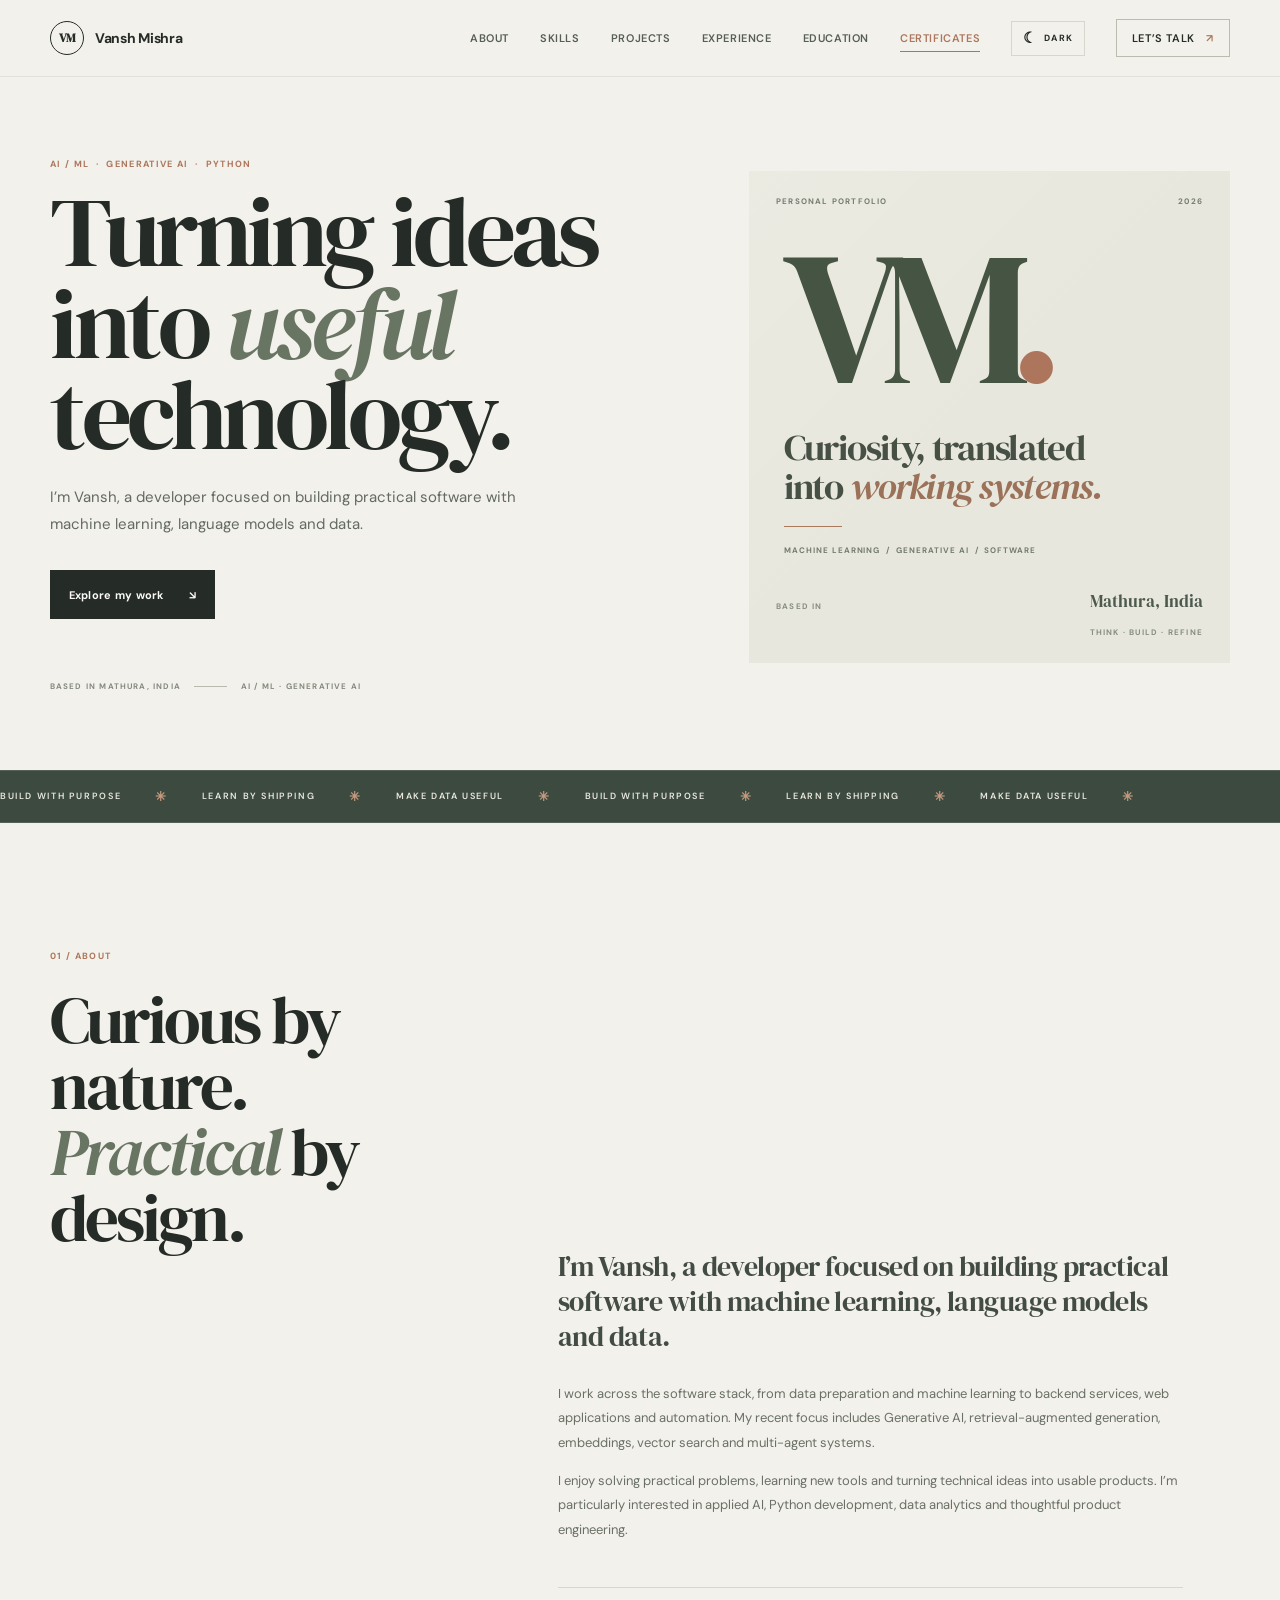
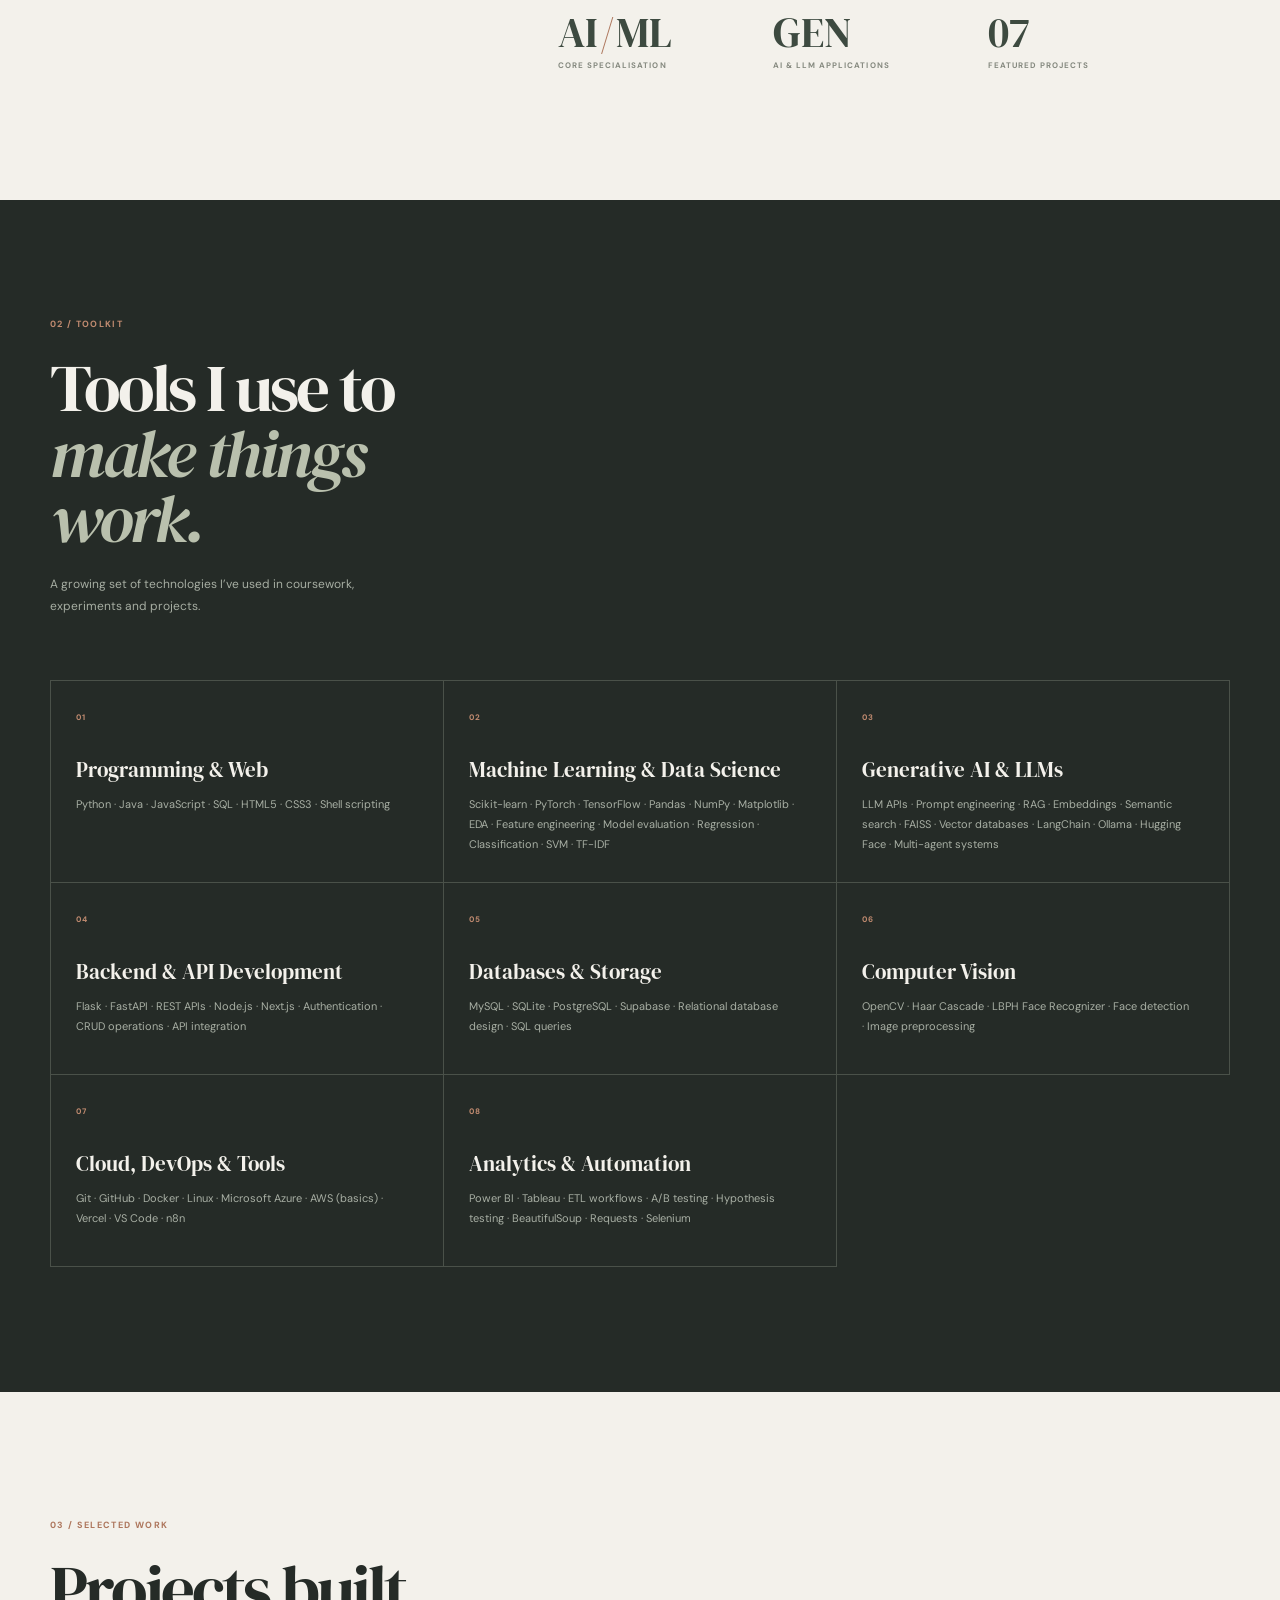
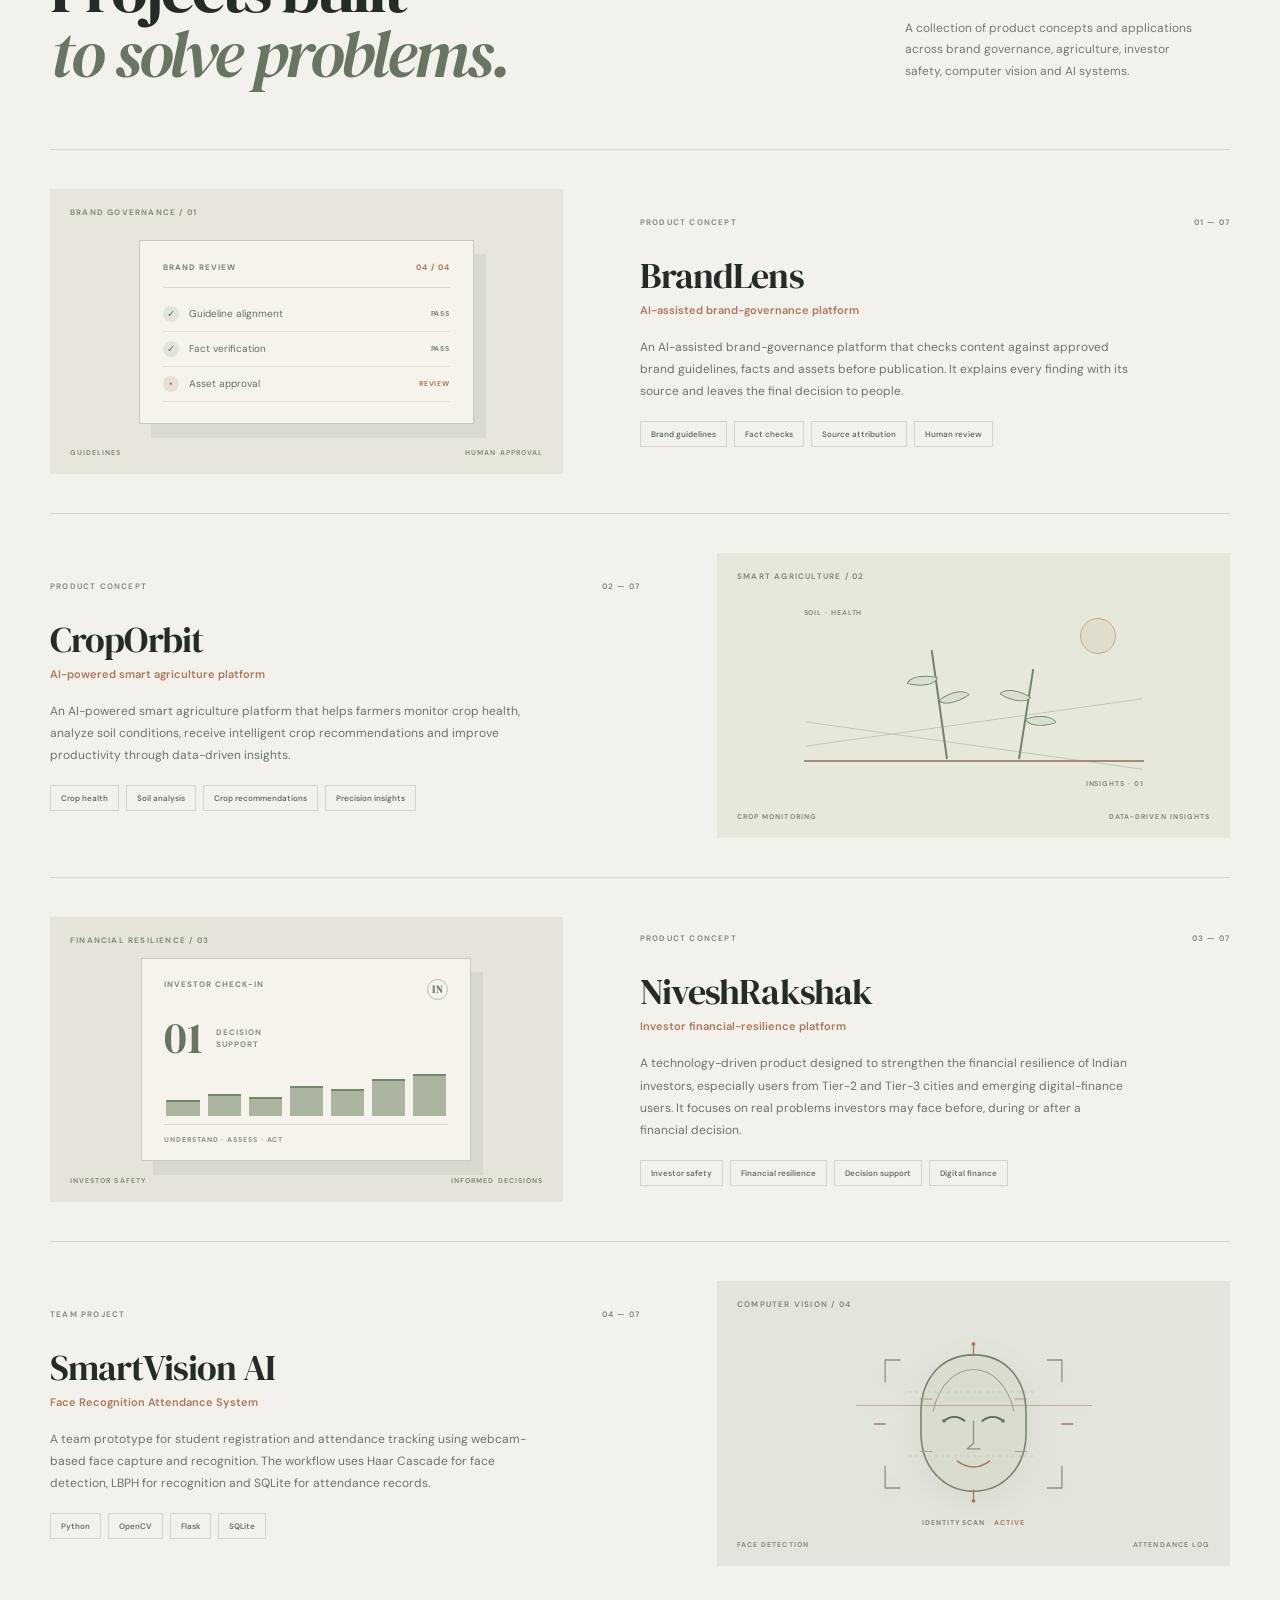
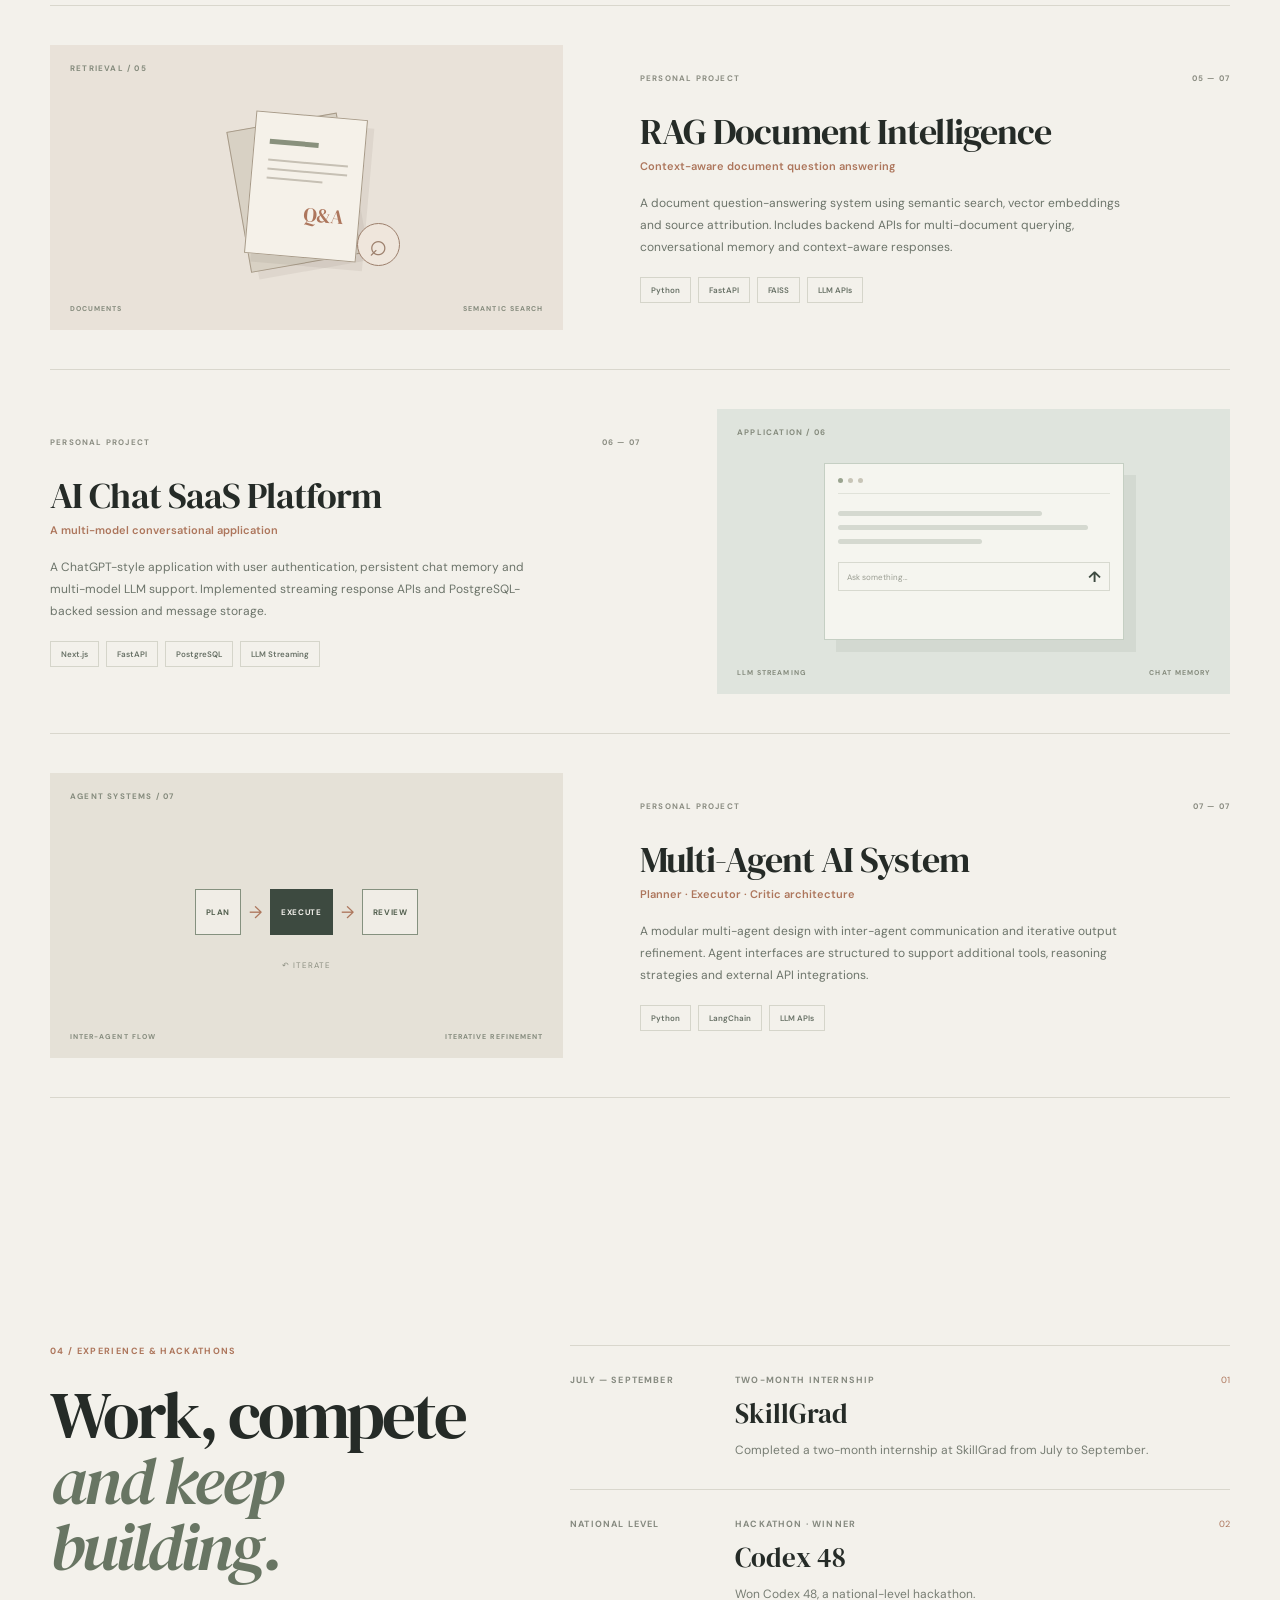
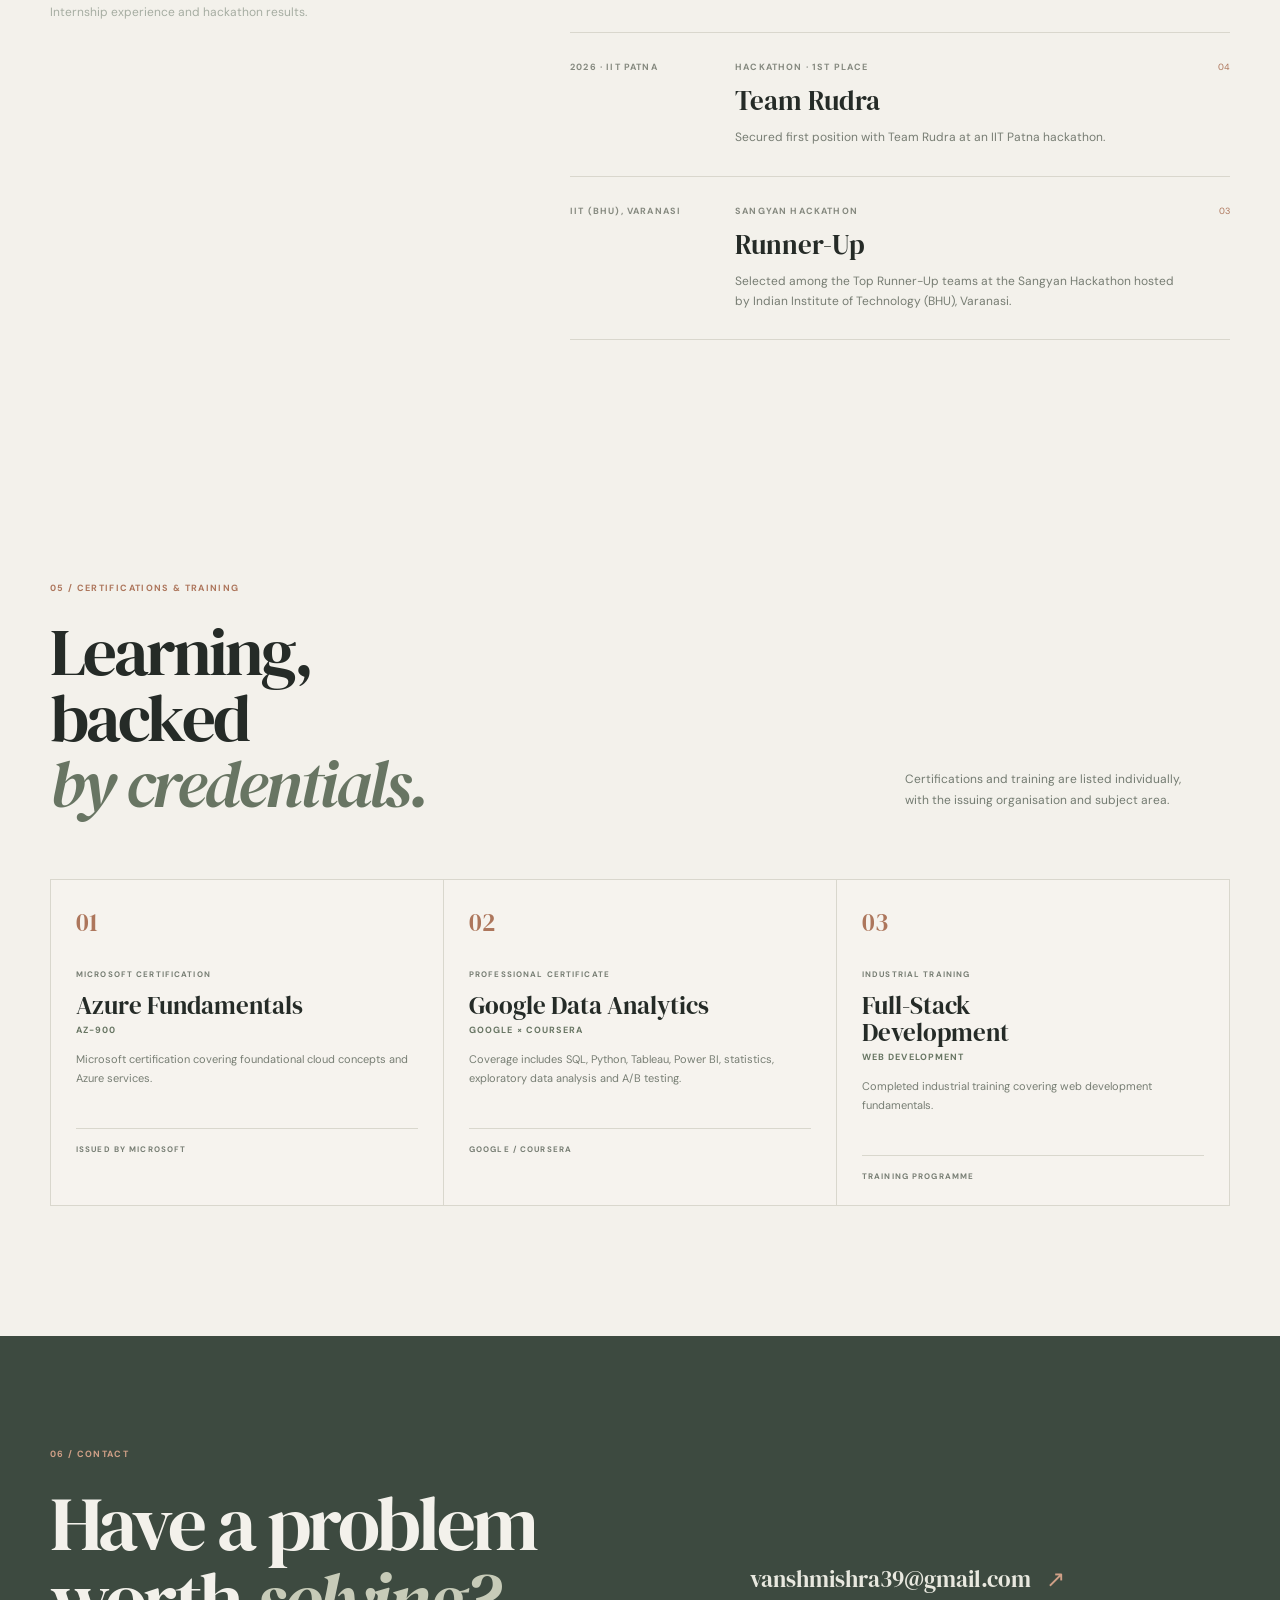
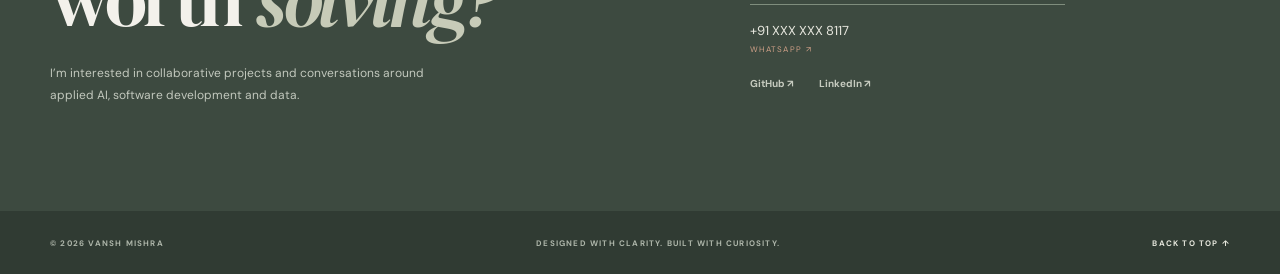
<file: index.html>
<!doctype html>
<html lang="en">
<head>
  <meta charset="utf-8" />
  <meta name="viewport" content="width=device-width, initial-scale=1" />
  <meta name="theme-color" content="#f3f1eb" />
  <meta name="description" content="Vansh Mishra — AI/ML, Generative AI, Python development and data analytics portfolio." />
  <meta property="og:title" content="Vansh Mishra — AI/ML & GenAI Developer" />
  <meta property="og:description" content="Building practical software with machine learning, language models and data." />
  <meta property="og:type" content="website" />
  <title>Vansh Mishra — AI/ML & GenAI Developer</title>
  <link rel="preconnect" href="https://fonts.googleapis.com" />
  <link rel="preconnect" href="https://fonts.gstatic.com" crossorigin />
  <link href="https://fonts.googleapis.com/css2?family=DM+Sans:wght@400;500;600;700&family=DM+Serif+Display:ital@0;1&display=swap" rel="stylesheet" />
  <link rel="stylesheet" href="styles.css" />
  <script src="script.js" defer></script>
</head>
<body>
  <a class="skip-link" href="#main">Skip to content</a>
  <div class="scroll-progress" role="progressbar" aria-label="Page reading progress" aria-valuemin="0" aria-valuemax="100" aria-valuenow="0"><span></span></div>

  <header class="site-header" id="top">
    <div class="nav-shell">
      <a class="brand" href="#top" aria-label="Vansh Mishra home"><span class="brand-mark">VM</span><span class="brand-name">Vansh Mishra</span></a>
      <button class="menu-toggle" type="button" aria-label="Open navigation" aria-expanded="false" aria-controls="primary-nav">
        <span></span><span></span>
      </button>
      <nav class="primary-nav" id="primary-nav" aria-label="Main navigation">
        <a href="#about">About</a>
        <a href="#skills">Skills</a>
        <a href="#projects">Projects</a>
        <a href="#experience">Experience</a>
        <a href="education.html">Education</a>
        <a href="#certificates">Certificates</a>
        <button class="theme-toggle" type="button" aria-label="Switch to dark mode" title="Switch theme"><span class="theme-icon" aria-hidden="true">☾</span><span class="theme-label">DARK</span></button>
        <a class="nav-contact" href="#contact">Let’s talk <span aria-hidden="true">↗</span></a>
      </nav>
    </div>
  </header>

  <main id="main">
    <section class="hero section-wrap" aria-labelledby="hero-title">
      <div class="hero-copy">
        <p class="hero-kicker">AI / ML&nbsp; · &nbsp;GENERATIVE AI&nbsp; · &nbsp;PYTHON</p>
        <h1 id="hero-title">Turning ideas<br />into <em>useful</em><br />technology.</h1>
        <p class="hero-intro">I’m Vansh, a developer focused on building practical software with machine learning, language models and data.</p>
        <div class="hero-actions">
          <a class="button button-dark" href="#projects">Explore my work <span aria-hidden="true">↘</span></a>
        </div>
        <div class="hero-meta">
          <span>BASED IN MATHURA, INDIA</span>
          <span class="meta-rule"></span>
          <span>AI / ML · GENERATIVE AI</span>
        </div>
      </div>

      <aside class="hero-art hero-panel" aria-label="Portfolio overview">
        <div class="art-topline"><span>PERSONAL PORTFOLIO</span><span>2026</span></div>
        <div class="hero-panel-main">
          <span class="panel-monogram" aria-hidden="true">VM<span>.</span></span>
          <p class="panel-statement">Curiosity, translated<br />into <em>working systems.</em></p>
          <span class="panel-rule"></span>
          <p class="panel-focus">MACHINE LEARNING&nbsp; / &nbsp;GENERATIVE AI&nbsp; / &nbsp;SOFTWARE</p>
        </div>
        <div class="art-caption"><span class="caption-label">BASED IN</span><p>Mathura, India</p></div>
        <h1></h1>
        <span class="art-index">THINK · BUILD · REFINE</span>
      </aside>
    </section>

    <div class="ticker" aria-label="Areas of focus">
      <div class="ticker-track"><span>BUILD WITH PURPOSE</span><i>✳</i><span>LEARN BY SHIPPING</span><i>✳</i><span>MAKE DATA USEFUL</span><i>✳</i><span>BUILD WITH PURPOSE</span><i>✳</i><span>LEARN BY SHIPPING</span><i>✳</i><span>MAKE DATA USEFUL</span><i>✳</i></div>
    </div>

    <section class="content-section section-wrap" id="about">
      <div class="section-heading">
        <p class="section-index">01 / ABOUT</p>
        <h2>Curious by nature.<br /><em>Practical</em> by design.</h2>
      </div>
      <div class="about-content">
        <p class="lead-copy">I’m Vansh, a developer focused on building practical software with machine learning, language models and data.</p>
        <p class="body-copy">I work across the software stack, from data preparation and machine learning to backend services, web applications and automation. My recent focus includes Generative AI, retrieval-augmented generation, embeddings, vector search and multi-agent systems.</p>
        <p class="body-copy">I enjoy solving practical problems, learning new tools and turning technical ideas into usable products. I’m particularly interested in applied AI, Python development, data analytics and thoughtful product engineering.</p>
        <div class="about-facts">
          <div><span class="fact-number">AI<span class="fact-slash">/</span>ML</span><span class="fact-label">CORE SPECIALISATION</span></div>
          <div><span class="fact-number">GEN</span><span class="fact-label">AI & LLM APPLICATIONS</span></div>
          <div><span class="fact-number">07</span><span class="fact-label">FEATURED PROJECTS</span></div>
        </div>
      </div>
    </section>

    <section class="skills-section" id="skills">
      <div class="section-wrap">
        <div class="section-heading heading-light">
          <p class="section-index">02 / TOOLKIT</p>
          <h2>Tools I use to<br /><em>make things work.</em></h2>
          <p class="section-note">A growing set of technologies I’ve used in coursework, experiments and projects.</p>
        </div>
        <div class="skill-grid">
          <article class="skill-card"><span class="skill-no">01</span><h3>Programming & Web</h3><p>Python · Java · JavaScript · SQL · HTML5 · CSS3 · Shell scripting</p></article>
          <article class="skill-card"><span class="skill-no">02</span><h3>Machine Learning & Data Science</h3><p>Scikit-learn · PyTorch · TensorFlow · Pandas · NumPy · Matplotlib · EDA · Feature engineering · Model evaluation · Regression · Classification · SVM · TF-IDF</p></article>
          <article class="skill-card"><span class="skill-no">03</span><h3>Generative AI & LLMs</h3><p>LLM APIs · Prompt engineering · RAG · Embeddings · Semantic search · FAISS · Vector databases · LangChain · Ollama · Hugging Face · Multi-agent systems</p></article>
          <article class="skill-card"><span class="skill-no">04</span><h3>Backend & API Development</h3><p>Flask · FastAPI · REST APIs · Node.js · Next.js · Authentication · CRUD operations · API integration</p></article>
          <article class="skill-card"><span class="skill-no">05</span><h3>Databases & Storage</h3><p>MySQL · SQLite · PostgreSQL · Supabase · Relational database design · SQL queries</p></article>
          <article class="skill-card"><span class="skill-no">06</span><h3>Computer Vision</h3><p>OpenCV · Haar Cascade · LBPH Face Recognizer · Face detection · Image preprocessing</p></article>
          <article class="skill-card"><span class="skill-no">07</span><h3>Cloud, DevOps & Tools</h3><p>Git · GitHub · Docker · Linux · Microsoft Azure · AWS (basics) · Vercel · VS Code · n8n</p></article>
          <article class="skill-card"><span class="skill-no">08</span><h3>Analytics & Automation</h3><p>Power BI · Tableau · ETL workflows · A/B testing · Hypothesis testing · BeautifulSoup · Requests · Selenium</p></article>
        </div>
      </div>
    </section>

    <section class="content-section section-wrap projects-section" id="projects">
      <div class="projects-heading-row">
        <div class="section-heading">
          <p class="section-index">03 / SELECTED WORK</p>
          <h2>Projects built<br /><em>to solve problems.</em></h2>
        </div>
        <p class="section-note projects-note">A collection of product concepts and applications across brand governance, agriculture, investor safety, computer vision and AI systems.</p>
      </div>
      <div class="project-list">
        <article class="project-card project-featured">
          <div class="project-visual visual-brandlens"><span class="visual-label">BRAND GOVERNANCE / 01</span><div class="brand-board"><div class="brand-board-top"><span>BRAND REVIEW</span><b>04 / 04</b></div><div class="brand-rule-line"></div><div class="brand-check-row"><i>✓</i><span>Guideline alignment</span><b>PASS</b></div><div class="brand-check-row"><i>✓</i><span>Fact verification</span><b>PASS</b></div><div class="brand-check-row check-pending"><i>•</i><span>Asset approval</span><b>REVIEW</b></div></div><div class="visual-footer"><span>GUIDELINES</span><span>HUMAN APPROVAL</span></div></div>
          <div class="project-info"><div class="project-topline"><span>PRODUCT CONCEPT</span><span>01 — 07</span></div><h3><a href="https://brandlens-demo-98xc.onrender.com/" target="_blank">BrandLens</a></h3><p class="project-subtitle">AI-assisted brand-governance platform</p><p class="project-description">An AI-assisted brand-governance platform that checks content against approved brand guidelines, facts and assets before publication. It explains every finding with its source and leaves the final decision to people.</p><div class="tag-list"><span>Brand guidelines</span><span>Fact checks</span><span>Source attribution</span><span>Human review</span></div></div>
        </article>
        <article class="project-card">
          <div class="project-visual visual-croporbit"><span class="visual-label">SMART AGRICULTURE / 02</span><div class="crop-scene"><div class="crop-sun"></div><div class="crop-row row-one"></div><div class="crop-row row-two"></div><div class="crop-stem stem-one"><i></i><b></b></div><div class="crop-stem stem-two"><i></i><b></b></div><div class="soil-line"></div><span class="crop-data data-one">SOIL  ·  HEALTH</span><span class="crop-data data-two">INSIGHTS  ·  01</span></div><div class="visual-footer"><span>CROP MONITORING</span><span>DATA-DRIVEN INSIGHTS</span></div></div>
          <div class="project-info"><div class="project-topline"><span>PRODUCT CONCEPT</span><span>02 — 07</span></div><h3>CropOrbit</h3><p class="project-subtitle">AI-powered smart agriculture platform</p><p class="project-description">An AI-powered smart agriculture platform that helps farmers monitor crop health, analyze soil conditions, receive intelligent crop recommendations and improve productivity through data-driven insights.</p><div class="tag-list"><span>Crop health</span><span>Soil analysis</span><span>Crop recommendations</span><span>Precision insights</span></div></div>
        </article>
        <article class="project-card">
          <div class="project-visual visual-investor"><span class="visual-label">FINANCIAL RESILIENCE / 03</span><div class="investor-dashboard"><div class="investor-top"><span>INVESTOR CHECK-IN</span><b>IN</b></div><div class="investor-score"><strong>01</strong><span>DECISION<br />SUPPORT</span></div><div class="investor-bars"><i></i><i></i><i></i><i></i><i></i><i></i><i></i></div><div class="investor-caption">UNDERSTAND · ASSESS · ACT</div></div><div class="visual-footer"><span>INVESTOR SAFETY</span><span>INFORMED DECISIONS</span></div></div>
          <div class="project-info"><div class="project-topline"><span>PRODUCT CONCEPT</span><span>03 — 07</span></div><h3>NiveshRakshak</h3><p class="project-subtitle">Investor financial-resilience platform</p><p class="project-description">A technology-driven product designed to strengthen the financial resilience of Indian investors, especially users from Tier-2 and Tier-3 cities and emerging digital-finance users. It focuses on real problems investors may face before, during or after a financial decision.</p><div class="tag-list"><span>Investor safety</span><span>Financial resilience</span><span>Decision support</span><span>Digital finance</span></div></div>
        </article>
        <article class="project-card">
          <div class="project-visual visual-vision"><span class="visual-label">COMPUTER VISION / 04</span><div class="face-scan-wrap"><img class="face-scan-image" src="assets/face-scan.svg" alt="Minimal line illustration of a face being scanned by a computer-vision frame" /><span class="scan-status">IDENTITY SCAN <b>ACTIVE</b></span></div><div class="visual-footer"><span>FACE DETECTION</span><span>ATTENDANCE LOG</span></div></div>
          <div class="project-info"><div class="project-topline"><span>TEAM PROJECT</span><span>04 — 07</span></div><h3>SmartVision AI</h3><p class="project-subtitle">Face Recognition Attendance System</p><p class="project-description">A team prototype for student registration and attendance tracking using webcam-based face capture and recognition. The workflow uses Haar Cascade for face detection, LBPH for recognition and SQLite for attendance records.</p><div class="tag-list"><span>Python</span><span>OpenCV</span><span>Flask</span><span>SQLite</span></div></div>
        </article>
        <article class="project-card">
          <div class="project-visual visual-rag"><span class="visual-label">RETRIEVAL / 05</span><div class="doc-stack"><div class="doc doc-back"></div><div class="doc doc-front"><b></b><i></i><i></i><i></i><span>Q&amp;A</span></div><div class="doc-search">⌕</div></div><div class="visual-footer"><span>DOCUMENTS</span><span>SEMANTIC SEARCH</span></div></div>
          <div class="project-info"><div class="project-topline"><span>PERSONAL PROJECT</span><span>05 — 07</span></div><h3>RAG Document Intelligence</h3><p class="project-subtitle">Context-aware document question answering</p><p class="project-description">A document question-answering system using semantic search, vector embeddings and source attribution. Includes backend APIs for multi-document querying, conversational memory and context-aware responses.</p><div class="tag-list"><span>Python</span><span>FastAPI</span><span>FAISS</span><span>LLM APIs</span></div></div>
        </article>
        <article class="project-card">
          <div class="project-visual visual-chat"><span class="visual-label">APPLICATION / 06</span><div class="chat-window"><div class="chat-head"><b></b><span></span><span></span></div><div class="chat-line line-a"></div><div class="chat-line line-b"></div><div class="chat-line line-c"></div><div class="chat-input"><span>Ask something…</span><b>↑</b></div></div><div class="visual-footer"><span>LLM STREAMING</span><span>CHAT MEMORY</span></div></div>
          <div class="project-info"><div class="project-topline"><span>PERSONAL PROJECT</span><span>06 — 07</span></div><h3>AI Chat SaaS Platform</h3><p class="project-subtitle">A multi-model conversational application</p><p class="project-description">A ChatGPT-style application with user authentication, persistent chat memory and multi-model LLM support. Implemented streaming response APIs and PostgreSQL-backed session and message storage.</p><div class="tag-list"><span>Next.js</span><span>FastAPI</span><span>PostgreSQL</span><span>LLM Streaming</span></div></div>
        </article>
        <article class="project-card">
          <div class="project-visual visual-agents"><span class="visual-label">AGENT SYSTEMS / 07</span><div class="agent-flow"><div class="agent-node node-plan">PLAN</div><div class="agent-connector">→</div><div class="agent-node node-exec">EXECUTE</div><div class="agent-connector">→</div><div class="agent-node node-crit">REVIEW</div><div class="agent-loop">↶ ITERATE</div></div><div class="visual-footer"><span>INTER-AGENT FLOW</span><span>ITERATIVE REFINEMENT</span></div></div>
          <div class="project-info"><div class="project-topline"><span>PERSONAL PROJECT</span><span>07 — 07</span></div><h3>Multi-Agent AI System</h3><p class="project-subtitle">Planner · Executor · Critic architecture</p><p class="project-description">A modular multi-agent design with inter-agent communication and iterative output refinement. Agent interfaces are structured to support additional tools, reasoning strategies and external API integrations.</p><div class="tag-list"><span>Python</span><span>LangChain</span><span>LLM APIs</span></div></div>
        </article>
      </div>
    </section>

    <section class="experience-section content-section section-wrap" id="experience">
      <div class="section-heading">
        <p class="section-index">04 / EXPERIENCE & HACKATHONS</p>
        <h2>Work, compete<br /><em>and keep building.</em></h2>
        <p class="section-note">Internship experience and hackathon results.</p>
      </div>
      <div class="experience-list">
        <article class="experience-item"><div class="experience-date">JULY — SEPTEMBER</div><div><p class="experience-type">TWO-MONTH INTERNSHIP</p><h3>SkillGrad</h3><p class="experience-description">Completed a two-month internship at SkillGrad from July to September.</p></div><span class="experience-mark">01</span></article>
        <article class="experience-item"><div class="experience-date">NATIONAL LEVEL</div><div><p class="experience-type">HACKATHON · WINNER</p><h3>Codex 48</h3><p class="experience-description">Won Codex 48, a national-level hackathon.</p></div><span class="experience-mark">02</span></article>
        <article class="experience-item"><div class="experience-date">2026 · IIT PATNA</div><div><p class="experience-type">HACKATHON · 1ST PLACE</p><h3>Team Rudra</h3><p class="experience-description">Secured first position with Team Rudra at an IIT Patna hackathon.</p></div><span class="experience-mark">04</span></article>
        <article class="experience-item"><div class="experience-date">IIT (BHU), VARANASI</div><div><p class="experience-type">SANGYAN HACKATHON</p><h3>Runner-Up</h3><p class="experience-description">Selected among the Top Runner-Up teams at the Sangyan Hackathon hosted by Indian Institute of Technology (BHU), Varanasi.</p></div><span class="experience-mark">03</span></article>
      
      </div>
    </section>

    <section class="content-section section-wrap certificate-section" id="certificates">
      <div class="projects-heading-row">
        <div class="section-heading">
          <p class="section-index">05 / CERTIFICATIONS & TRAINING</p>
          <h2>Learning, backed<br /><em>by credentials.</em></h2>
        </div>
        <p class="section-note projects-note">Certifications and training are listed individually, with the issuing organisation and subject area.</p>
      </div>
      <div class="certificate-grid">
        <article class="certificate-card"><span class="certificate-no">01</span><span class="certificate-type">MICROSOFT CERTIFICATION</span><h3>Azure Fundamentals</h3><p class="certificate-code">AZ-900</p><p>Microsoft certification covering foundational cloud concepts and Azure services.</p><span class="certificate-issuer">ISSUED BY MICROSOFT</span></article>
        <article class="certificate-card"><span class="certificate-no">02</span><span class="certificate-type">PROFESSIONAL CERTIFICATE</span><h3>Google Data Analytics</h3><p class="certificate-code">GOOGLE × COURSERA</p><p>Coverage includes SQL, Python, Tableau, Power BI, statistics, exploratory data analysis and A/B testing.</p><span class="certificate-issuer">GOOGLE / COURSERA</span></article>
        <article class="certificate-card"><span class="certificate-no">03</span><span class="certificate-type">INDUSTRIAL TRAINING</span><h3>Full-Stack Development</h3><p class="certificate-code">WEB DEVELOPMENT</p><p>Completed industrial training covering web development fundamentals.</p><span class="certificate-issuer">TRAINING PROGRAMME</span></article>
      </div>
    </section>

    <section class="contact-section" id="contact">
      <div class="section-wrap contact-inner">
        <div><p class="section-index">06 / CONTACT</p><h2>Have a problem<br />worth <em>solving?</em></h2><p class="contact-copy">I’m interested in collaborative projects and conversations around applied AI, software development and data.</p></div>
        <div class="contact-details">
          <a class="email-link" href="mailto:vanshmishra39@gmail.com">vanshmishra39@gmail.com <span>↗</span></a>
          <a class="phone-link" href="https://wa.me/919625148117" target="_blank" rel="noreferrer" aria-label="Open WhatsApp chat with the portfolio owner">+91 XXX XXX 8117 <span>WHATSAPP ↗</span></a>
          <div class="social-links"><a href="https://github.com/vanshmishra" target="_blank" rel="noreferrer">GitHub ↗</a><a href="https://www.linkedin.com/in/vanshmishra/" target="_blank" rel="noreferrer">LinkedIn ↗</a></div>
        </div>
      </div>
    </section>
  </main>

  <footer class="site-footer"><div class="section-wrap footer-inner"><span>© <span id="year">2026</span> VANSH MISHRA</span><span>DESIGNED WITH CLARITY. BUILT WITH CURIOSITY.</span><a href="#top">BACK TO TOP ↑</a></div></footer>
  <button class="back-to-top" type="button" aria-label="Scroll back to top" title="Back to top">↑</button>
</body>
</html>
</file>
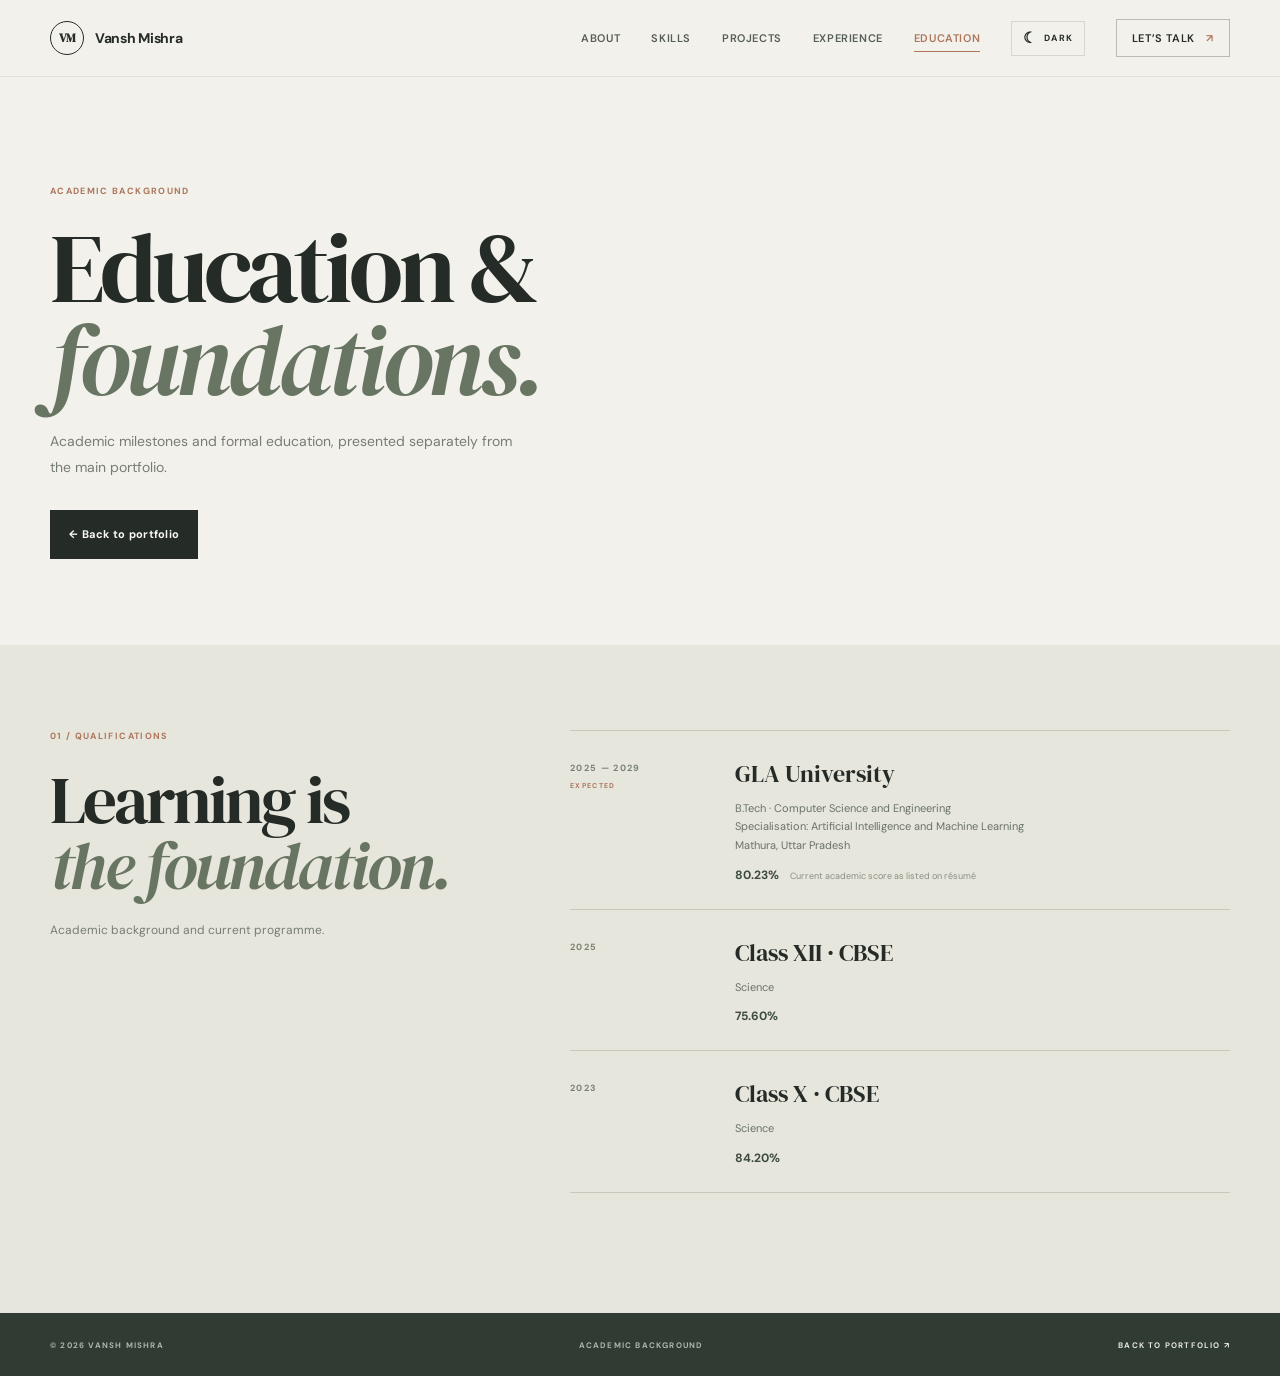
<file: education.html>
<!doctype html>
<html lang="en">
<head>
  <meta charset="utf-8" />
  <meta name="viewport" content="width=device-width, initial-scale=1" />
  <meta name="theme-color" content="#f3f1eb" />
  <meta name="description" content="Vansh Mishra — Education and academic background." />
  <title>Education — Vansh Mishra</title>
  <link rel="preconnect" href="https://fonts.googleapis.com" />
  <link rel="preconnect" href="https://fonts.gstatic.com" crossorigin />
  <link href="https://fonts.googleapis.com/css2?family=DM+Sans:wght@400;500;600;700&family=DM+Serif+Display:ital@0;1&display=swap" rel="stylesheet" />
  <link rel="stylesheet" href="styles.css" />
  <script src="script.js" defer></script>
</head>
<body class="education-page">
  <a class="skip-link" href="#main">Skip to content</a>
  <div class="scroll-progress" role="progressbar" aria-label="Page reading progress" aria-valuemin="0" aria-valuemax="100" aria-valuenow="0"><span></span></div>
  <header class="site-header" id="top">
    <div class="nav-shell">
      <a class="brand" href="index.html" aria-label="Vansh Mishra home"><span class="brand-mark">VM</span><span class="brand-name">Vansh Mishra</span></a>
      <button class="menu-toggle" type="button" aria-label="Open navigation" aria-expanded="false" aria-controls="primary-nav"><span></span><span></span></button>
      <nav class="primary-nav" id="primary-nav" aria-label="Main navigation">
        <a href="index.html#about">About</a>
        <a href="index.html#skills">Skills</a>
        <a href="index.html#projects">Projects</a>
        <a href="index.html#experience">Experience</a>
        <a href="education.html" class="active" aria-current="page">Education</a>
        <button class="theme-toggle" type="button" aria-label="Switch to dark mode" title="Switch theme"><span class="theme-icon" aria-hidden="true">☾</span><span class="theme-label">DARK</span></button>
        <a class="nav-contact" href="index.html#contact">Let’s talk <span aria-hidden="true">↗</span></a>
      </nav>
    </div>
  </header>
  <main id="main">
    <section class="education-hero section-wrap">
      <p class="section-index">ACADEMIC BACKGROUND</p>
      <h1>Education &<br /><em>foundations.</em></h1>
      <p class="education-intro">Academic milestones and formal education, presented separately from the main portfolio.</p>
      <a class="button button-dark" href="index.html">← Back to portfolio</a>
    </section>
    <section class="education-section education-page-section">
      <div class="section-wrap education-layout">
        <div class="section-heading">
          <p class="section-index">01 / QUALIFICATIONS</p>
          <h2>Learning is<br /><em>the foundation.</em></h2>
          <p class="section-note">Academic background and current programme.</p>
        </div>
        <div class="education-timeline">
          <article class="edu-item"><div class="edu-date">2025 — 2029 <span>EXPECTED</span></div><div><h3>GLA University</h3><p class="edu-detail">B.Tech · Computer Science and Engineering<br />Specialisation: Artificial Intelligence and Machine Learning<br />Mathura, Uttar Pradesh</p><p class="edu-score">80.23% <span>Current academic score as listed on résumé</span></p></div></article>
          <article class="edu-item"><div class="edu-date">2025</div><div><h3>Class XII · CBSE</h3><p class="edu-detail">Science</p><p class="edu-score">75.60%</p></div></article>
          <article class="edu-item"><div class="edu-date">2023</div><div><h3>Class X · CBSE</h3><p class="edu-detail">Science</p><p class="edu-score">84.20%</p></div></article>
        </div>
      </div>
    </section>
  </main>
  <footer class="site-footer"><div class="section-wrap footer-inner"><span>© <span id="year">2026</span> VANSH MISHRA</span><span>ACADEMIC BACKGROUND</span><a href="index.html">BACK TO PORTFOLIO ↗</a></div></footer>
  <button class="back-to-top" type="button" aria-label="Scroll back to top" title="Back to top">↑</button>
</body>
</html>
</file>
<file: styles.css>
:root {
  --paper: #f3f1eb;
  --paper-bright: #faf9f5;
  --ink: #252b27;
  --ink-soft: #424b44;
  --muted: #777d73;
  --line: #d9d7cd;
  --olive: #687563;
  --olive-dark: #3d4a40;
  --clay: #ad765c;
  --serif: "DM Serif Display", Georgia, "Times New Roman", serif;
  --sans: "DM Sans", Arial, sans-serif;
  --max: 1180px;
}
* { box-sizing: border-box; }
html { scroll-behavior: smooth; scroll-padding-top: 90px; }
body { margin: 0; background: var(--paper); color: var(--ink); font-family: var(--sans); -webkit-font-smoothing: antialiased; }
a { color: inherit; text-decoration: none; }
button { font: inherit; }
::selection { background: #d9c1ad; color: var(--ink); }
.skip-link { position: absolute; left: 12px; top: -60px; z-index: 100; padding: 12px 16px; background: var(--ink); color: white; }
.skip-link:focus { top: 12px; }
.section-wrap { width: min(var(--max), calc(100% - 80px)); margin-inline: auto; }
.site-header { position: sticky; top: 0; z-index: 50; background: rgba(243,241,235,.94); border-bottom: 1px solid rgba(37,43,39,.09); backdrop-filter: blur(14px); }
.nav-shell { width: min(var(--max), calc(100% - 80px)); height: 76px; margin: auto; display: flex; align-items: center; justify-content: space-between; }
.brand { display: inline-flex; align-items: center; gap: 11px; font-size: 14px; font-weight: 700; letter-spacing: -.02em; }
.brand-mark { width: 34px; height: 34px; display: grid; place-items: center; border: 1px solid var(--ink); border-radius: 50%; font-family: var(--serif); font-size: 12px; letter-spacing: -.08em; }
.primary-nav { display: flex; align-items: center; gap: 31px; font-size: 11px; font-weight: 600; letter-spacing: .055em; text-transform: uppercase; }
.primary-nav a { color: #555e56; transition: color .2s ease; }
.primary-nav a:hover, .primary-nav a.active { color: var(--clay); }
.primary-nav .nav-contact { padding: 11px 15px; border: 1px solid #bbbcb1; color: var(--ink); }
.nav-contact span { margin-left: 8px; color: var(--clay); }
.menu-toggle { display: none; }
.hero { min-height: 650px; display: grid; grid-template-columns: 1.15fr .85fr; align-items: center; gap: 48px; padding-top: 67px; padding-bottom: 79px; }
.hero-copy { padding: 14px 0 0; }
.eyebrow, .hero-kicker, .section-index, .caption-label, .art-topline, .art-index, .hero-meta, .skill-no, .project-topline, .visual-label, .visual-footer, .edu-date, .recognition-year, .recognition-mark, .site-footer { font-size: 9px; font-weight: 700; letter-spacing: .15em; }
.eyebrow { display: flex; align-items: center; gap: 9px; color: var(--olive-dark); margin: 0 0 37px; }
.status-dot { width: 7px; height: 7px; border-radius: 50%; background: #78866e; box-shadow: 0 0 0 4px rgba(120,134,110,.13); }
.hero-kicker { color: var(--clay); margin: 0 0 16px; }
h1, h2, h3, p { margin-top: 0; }
h1, h2 { font-family: var(--serif); font-weight: 400; letter-spacing: -.045em; }
h1 { max-width: 680px; margin-bottom: 23px; font-size: clamp(64px, 7.7vw, 104px); line-height: .93; }
h1 em, h2 em { color: var(--olive); font-weight: 400; }
.hero-intro { max-width: 480px; color: #626a61; font-size: 15px; line-height: 1.8; }
.hero-actions { display: flex; align-items: center; gap: 27px; margin-top: 32px; }
.button { display: inline-flex; justify-content: center; align-items: center; gap: 25px; min-height: 49px; padding: 0 19px; font-size: 11px; font-weight: 700; letter-spacing: .025em; transition: transform .2s ease, background .2s ease; }
.button:hover { transform: translateY(-2px); }
.button-dark { background: var(--ink); color: var(--paper-bright); }
.button-dark:hover { background: var(--olive-dark); }
.text-link { color: var(--ink); font-size: 11px; font-weight: 700; border-bottom: 1px solid #a9a99e; padding: 0 0 6px; }
.text-link span { color: var(--clay); margin-left: 8px; }
.hero-meta { display: flex; align-items: center; gap: 13px; margin-top: 62px; color: #85897f; font-size: 8px; }
.meta-rule { width: 33px; height: 1px; background: #b9b9ae; }
.hero-art { position: relative; min-height: 475px; overflow: hidden; background: #e6e5db; padding: 25px 27px; display: flex; flex-direction: column; justify-content: space-between; }
.hero-art::before { content: ""; position: absolute; width: 370px; height: 370px; border: 1px solid rgba(80,94,78,.2); border-radius: 50%; left: 50%; top: 47%; transform: translate(-50%,-50%); }
.hero-art::after { content: ""; position: absolute; width: 290px; height: 290px; border: 1px solid rgba(80,94,78,.18); border-radius: 50%; left: 50%; top: 47%; transform: translate(-50%,-50%); }
.art-topline { position: relative; z-index: 2; display: flex; justify-content: space-between; color: #747c70; font-size: 8px; }
.monogram-wrap { position: absolute; width: 100%; height: 345px; top: 50%; left: 0; transform: translateY(-51%); display: grid; place-items: center; }
.monogram-circle { position: relative; z-index: 2; width: 184px; height: 184px; border-radius: 50%; background: var(--olive-dark); color: #f3f1eb; display: flex; align-items: center; justify-content: center; font-family: var(--serif); font-size: 78px; letter-spacing: -.14em; padding-right: 12px; box-shadow: 0 18px 50px rgba(54,67,55,.16); }
.monogram-circle span:last-child { color: #c4b39e; transform: translate(-4px, 16px); }
.orbit { position: absolute; width: 330px; height: 140px; border: 1px solid rgba(85,101,82,.42); border-radius: 50%; transform: rotate(-35deg); }
.orbit-two { width: 360px; height: 190px; transform: rotate(48deg); border-color: rgba(173,118,92,.4); }
.orbit-dot { position: absolute; width: 10px; height: 10px; border-radius: 50%; background: var(--clay); top: 56px; right: 95px; z-index: 3; }
.art-caption { position: relative; z-index: 2; display: flex; justify-content: space-between; align-items: end; color: #4d594d; }
.caption-label { color: #888d80; font-size: 8px; }
.art-caption p { margin: 0; font-family: var(--serif); font-size: 20px; line-height: 1.15; text-align: right; }
.art-index { position: absolute; bottom: 26px; left: 27px; color: #878d80; font-size: 8px; }
.ticker { overflow: hidden; background: var(--olive-dark); color: #e9e8df; border-top: 1px solid rgba(255,255,255,.13); border-bottom: 1px solid rgba(255,255,255,.13); }
.ticker-track { width: max-content; display: flex; align-items: center; gap: 34px; padding: 17px 0; animation: ticker 34s linear infinite; font-size: 9px; font-weight: 600; letter-spacing: .18em; }
.ticker-track i { color: #c49a7e; font-style: normal; font-size: 13px; }
@keyframes ticker { to { transform: translateX(-50%); } }
.content-section { padding-top: 127px; padding-bottom: 130px; }
.section-heading { max-width: 470px; }
.section-index { margin: 0 0 25px; color: var(--clay); font-size: 9px; }
h2 { margin-bottom: 0; font-size: clamp(48px, 5.2vw, 68px); line-height: .99; }
.about-content { max-width: 625px; margin: -2px 4% 0 auto; }
.lead-copy { color: var(--ink-soft); font-family: var(--serif); font-size: 28px; line-height: 1.25; letter-spacing: -.02em; }
.body-copy { color: #697066; font-size: 13px; line-height: 1.9; }
.about-facts { display: grid; grid-template-columns: repeat(3,1fr); gap: 20px; margin-top: 44px; padding-top: 23px; border-top: 1px solid var(--line); }
.about-facts > div { display: flex; flex-direction: column; gap: 7px; }
.fact-number { font-family: var(--serif); font-size: 42px; line-height: 1; color: var(--olive-dark); }
.fact-number small { font-family: var(--sans); font-size: 13px; }
.fact-slash { color: var(--clay); padding: 0 2px; }
.fact-label { color: #85897f; font-size: 8px; font-weight: 700; letter-spacing: .13em; }
.skills-section { padding: 118px 0 125px; background: var(--ink); color: var(--paper); }
.heading-light h2 em { color: #b9c0ad; }
.heading-light .section-index { color: #c18b70; }
.section-note { max-width: 340px; margin: 22px 0 0; color: #a6ada2; font-size: 12px; line-height: 1.8; }
.skill-grid { display: grid; grid-template-columns: repeat(3,1fr); margin-top: 62px; border-top: 1px solid #4a5149; border-left: 1px solid #4a5149; }
.skill-card { min-height: 192px; padding: 23px 25px 27px; border-right: 1px solid #4a5149; border-bottom: 1px solid #4a5149; }
.skill-no { color: #c18b70; font-size: 8px; }
.skill-card h3 { margin: 30px 0 10px; font-family: var(--serif); font-size: 21px; font-weight: 400; }
.skill-card p { max-width: 330px; margin: 0; color: #a8afa4; font-size: 11px; line-height: 1.85; }
.projects-section { padding-bottom: 132px; }
.projects-heading-row { display: flex; justify-content: space-between; align-items: end; gap: 50px; margin-bottom: 62px; }
.projects-note { max-width: 290px; margin: 0 3% 5px 0; color: #737b71; }
.project-list { border-top: 1px solid var(--line); }
.project-card { display: grid; grid-template-columns: .93fr 1.07fr; gap: clamp(35px, 6vw, 80px); align-items: center; padding: 39px 0; border-bottom: 1px solid var(--line); }
.project-card:nth-child(even) { grid-template-columns: 1.07fr .93fr; }
.project-card:nth-child(even) .project-visual { order: 2; }
.project-visual { min-height: 285px; position: relative; overflow: hidden; display: flex; align-items: center; justify-content: center; background: #e5e4da; color: #53604f; }
.visual-label { position: absolute; top: 18px; left: 20px; color: #858b7d; font-size: 8px; }
.visual-footer { position: absolute; bottom: 17px; left: 20px; right: 20px; display: flex; justify-content: space-between; color: #858b7d; font-size: 7px; }
.visual-vision { background: #e3e5dc; }
.face-frame { width: 133px; height: 157px; position: relative; border: 1px solid #899581; border-radius: 48% 48% 43% 43%; display: flex; justify-content: space-evenly; padding-top: 63px; }
.face-frame::before { content: ""; position: absolute; width: 58px; height: 72px; top: 30px; border: 1px solid #9ca591; border-radius: 48%; }
.face-frame span { width: 5px; height: 5px; margin-top: 0; background: var(--olive-dark); border-radius: 50%; }
.face-frame i { position: absolute; top: 94px; width: 29px; height: 10px; border-bottom: 1px solid var(--clay); border-radius: 50%; }
.visual-rag { background: #e9e2d9; }
.doc-stack { position: relative; width: 180px; height: 160px; }
.doc { position: absolute; width: 112px; height: 143px; top: 7px; left: 34px; border: 1px solid #a79a88; background: #f5f1e9; box-shadow: 7px 8px 0 rgba(97,84,70,.08); }
.doc-back { transform: rotate(-10deg) translate(-13px,4px); background: #d8d1c4; }
.doc-front { padding: 26px 15px 13px; transform: rotate(5deg); }
.doc-front b { display: block; height: 5px; width: 49px; background: #89917d; margin-bottom: 15px; }
.doc-front i { display: block; width: 100%; height: 2px; margin-bottom: 7px; background: #c6c0b4; }
.doc-front i:nth-of-type(3) { width: 70%; }
.doc-front span { display: block; margin-top: 18px; text-align: right; color: var(--clay); font: 20px var(--serif); }
.doc-search { position: absolute; right: -4px; bottom: 2px; width: 43px; height: 43px; border: 1px solid #9d806d; border-radius: 50%; background: #efe6dc; display: grid; place-items: center; font-size: 31px; color: #9d806d; }
.visual-chat { background: #dfe4dd; }
.chat-window { width: 72%; max-width: 300px; min-height: 177px; padding: 13px; background: #f5f5ef; border: 1px solid #c5cfc3; box-shadow: 12px 12px 0 rgba(73,88,73,.08); }
.chat-head { height: 17px; display: flex; gap: 5px; align-items: center; border-bottom: 1px solid #e0e2d9; padding-bottom: 9px; }
.chat-head b, .chat-head span { width: 5px; height: 5px; border-radius: 50%; background: #9aa48f; }
.chat-head span { background: #c8c5b7; }
.chat-line { height: 5px; margin-top: 17px; background: #d5d9d0; border-radius: 5px; }
.line-a { width: 75%; }.line-b { width: 92%; margin-top: 9px; }.line-c { width: 53%; margin-top: 9px; }
.chat-input { height: 29px; margin-top: 18px; border: 1px solid #d7d9cf; display: flex; justify-content: space-between; align-items: center; padding: 0 8px; color: #9a9d92; font-size: 8px; }
.chat-input b { color: var(--olive-dark); font-size: 15px; }
.visual-agents { background: #e5e1d7; }
.agent-flow { position: relative; display: flex; align-items: center; gap: 8px; margin-top: -8px; }
.agent-node { padding: 17px 10px; border: 1px solid #85917f; font-size: 8px; font-weight: 700; letter-spacing: .08em; background: rgba(249,248,243,.55); }
.node-exec { background: var(--olive-dark); color: var(--paper); border-color: var(--olive-dark); }
.agent-connector { color: var(--clay); font-size: 17px; }
.agent-loop { position: absolute; bottom: -35px; left: 50%; transform: translateX(-50%); color: #8b8e80; font-size: 8px; letter-spacing: .13em; }
.project-info { padding: 5px 0; }
.project-topline { display: flex; justify-content: space-between; color: #8b8d82; font-size: 8px; }
.project-info h3 { margin: 24px 0 3px; font-family: var(--serif); font-size: clamp(27px,3vw,36px); font-weight: 400; letter-spacing: -.025em; }
.project-subtitle { color: var(--clay); font-size: 11px; font-weight: 600; }
.project-description { max-width: 490px; margin: 19px 0; color: #6c746a; font-size: 12px; line-height: 1.85; }
.tag-list { display: flex; flex-wrap: wrap; gap: 7px; }
.tag-list span { padding: 7px 10px; border: 1px solid #d5d5ca; color: #687166; font-size: 8px; font-weight: 600; }
.project-disclaimer { margin: 24px 0 0; color: #92958b; font-size: 10px; line-height: 1.6; }
.education-section { padding: 118px 0 125px; background: #e7e6dc; }
.education-layout { display: grid; grid-template-columns: .8fr 1.2fr; gap: 80px; }
.education-section .section-note { color: #767e73; }
.education-timeline { border-top: 1px solid #c8c9bd; }
.edu-item { display: grid; grid-template-columns: 145px 1fr; gap: 20px; padding: 26px 0; border-bottom: 1px solid #c8c9bd; }
.edu-date { padding-top: 5px; color: #798174; font-size: 9px; }
.edu-date span { display: block; margin-top: 7px; color: var(--clay); font-size: 7px; }
.edu-item h3 { margin: 0 0 9px; font-family: var(--serif); font-size: 24px; font-weight: 400; }
.edu-detail { margin: 0 0 12px; color: #697267; font-size: 11px; line-height: 1.7; }
.edu-score { margin: 0; color: var(--olive-dark); font-size: 12px; font-weight: 700; }
.edu-score span { margin-left: 8px; color: #898e82; font-size: 9px; font-weight: 400; }
.recognition-section { display: grid; grid-template-columns: .8fr 1.2fr; gap: 80px; }
.recognition-list { border-top: 1px solid var(--line); }
.recognition-item { display: grid; grid-template-columns: 105px 1fr 25px; gap: 20px; align-items: start; padding: 23px 0; border-bottom: 1px solid var(--line); }
.recognition-year { padding-top: 5px; color: #898d81; font-size: 8px; }
.recognition-item h3 { margin: 0 0 7px; font-family: var(--serif); font-size: 20px; font-weight: 400; }
.recognition-item p { margin: 0; color: #737a70; font-size: 11px; line-height: 1.7; }
.recognition-mark { color: var(--clay); text-align: right; font-size: 8px; }
.contact-section { padding: 112px 0 105px; background: var(--olive-dark); color: var(--paper); }
.contact-inner { display: grid; grid-template-columns: 1fr .8fr; gap: 100px; align-items: end; }
.contact-section .section-index { color: #d0a087; }
.contact-section h2 { font-size: clamp(55px,6vw,78px); }
.contact-section h2 em { color: #c7cbb8; }
.contact-copy { max-width: 390px; margin: 25px 0 0; color: #c2c8bd; font-size: 12px; line-height: 1.85; }
.contact-details { display: flex; flex-direction: column; align-items: flex-start; gap: 17px; padding-bottom: 4px; }
.contact-details > a:not(.button) { color: #e8e8df; font-size: 13px; }
.contact-details .email-link { font-family: var(--serif); font-size: clamp(17px,2vw,23px) !important; border-bottom: 1px solid #7f8d7d; padding-bottom: 9px; }
.email-link span { color: #d0a087; margin-left: 10px; }
.social-links { display: flex; gap: 25px; margin: 6px 0 12px; }
.social-links a { color: #c6cbbf; font-size: 10px; font-weight: 700; }
.button-paper { background: var(--paper); color: var(--ink); }
.button-paper:hover { background: #d8d9cd; }
.site-footer { background: #303b33; color: #aeb6aa; font-size: 8px; }
.footer-inner { min-height: 63px; display: flex; justify-content: space-between; align-items: center; gap: 20px; }
.footer-inner a { color: #e5e6dc; }
.reveal { opacity: 0; transform: translateY(18px); transition: opacity .65s ease, transform .65s ease; transition-delay: var(--reveal-delay, 0ms); }
.reveal.is-visible { opacity: 1; transform: translateY(0); }
@media (max-width: 900px) {
  .section-wrap, .nav-shell { width: min(100% - 48px, var(--max)); }
  .primary-nav { gap: 17px; font-size: 9px; }
  .hero { gap: 25px; min-height: 590px; }
  .hero-art { min-height: 410px; }
  .about-content { margin-right: 0; }
  .education-layout, .recognition-section { gap: 45px; }
  .project-card, .project-card:nth-child(even) { gap: 35px; }
}
@media (max-width: 700px) {
  html { scroll-padding-top: 72px; }
  .section-wrap, .nav-shell { width: calc(100% - 40px); }
  .nav-shell { height: 68px; }
  .menu-toggle { display: flex; width: 42px; height: 42px; border: 1px solid var(--line); background: transparent; flex-direction: column; justify-content: center; align-items: center; gap: 6px; cursor: pointer; }
  .menu-toggle span { display: block; width: 17px; height: 1px; background: var(--ink); transition: transform .2s ease; }
  .menu-toggle[aria-expanded="true"] span:first-child { transform: translateY(3.5px) rotate(45deg); }
  .menu-toggle[aria-expanded="true"] span:last-child { transform: translateY(-3.5px) rotate(-45deg); }
  .primary-nav { position: absolute; display: none; top: 68px; left: 0; right: 0; padding: 17px 20px 22px; background: var(--paper-bright); border-bottom: 1px solid var(--line); flex-direction: column; align-items: stretch; gap: 0; box-shadow: 0 14px 22px rgba(37,43,39,.06); }
  .primary-nav.open { display: flex; }
  .primary-nav a { padding: 13px 4px; font-size: 10px; border-bottom: 1px solid #e5e3da; }
  .primary-nav .nav-contact { margin-top: 10px; padding: 13px; border: 1px solid #c9c8bc; }
  .hero { grid-template-columns: 1fr; padding-top: 58px; padding-bottom: 60px; gap: 45px; }
  h1 { font-size: clamp(62px, 16vw, 90px); }
  .hero-intro { font-size: 14px; }
  .hero-meta { margin-top: 43px; flex-wrap: wrap; }
  .hero-art { min-height: 390px; }
  .content-section { padding-top: 88px; padding-bottom: 90px; }
  .section-index { margin-bottom: 19px; }
  h2 { font-size: clamp(47px, 12vw, 62px); }
  .about-content { margin: 38px 0 0; }
  .lead-copy { font-size: 25px; }
  .about-facts { gap: 10px; }
  .fact-number { font-size: 34px; }
  .fact-label { font-size: 7px; line-height: 1.5; }
  .skills-section { padding: 88px 0 90px; }
  .skill-grid { grid-template-columns: 1fr 1fr; margin-top: 43px; }
  .skill-card { min-height: 180px; padding: 18px 16px 20px; }
  .skill-card h3 { margin-top: 25px; font-size: 19px; }
  .skill-card p { font-size: 10px; }
  .projects-heading-row { display: block; margin-bottom: 40px; }
  .projects-note { margin: 24px 0 0; }
  .project-card, .project-card:nth-child(even) { grid-template-columns: 1fr; gap: 25px; padding: 29px 0; }
  .project-card:nth-child(even) .project-visual { order: 0; }
  .project-visual { min-height: 245px; }
  .project-info h3 { margin-top: 18px; }
  .education-section { padding: 88px 0 90px; }
  .education-layout, .recognition-section { grid-template-columns: 1fr; gap: 42px; }
  .edu-item { grid-template-columns: 105px 1fr; gap: 12px; }
  .edu-item h3 { font-size: 21px; }
  .edu-score span { display: block; margin: 4px 0 0; }
  .recognition-item { grid-template-columns: 76px 1fr 18px; gap: 11px; }
  .recognition-item h3 { font-size: 18px; }
  .recognition-item p { font-size: 10px; }
  .contact-section { padding: 88px 0 75px; }
  .contact-inner { grid-template-columns: 1fr; gap: 44px; }
  .contact-section h2 { font-size: clamp(54px, 14vw, 72px); }
  .contact-details .email-link { overflow-wrap: anywhere; font-size: 18px !important; }
  .footer-inner { min-height: 74px; flex-wrap: wrap; justify-content: space-between; padding-top: 17px; padding-bottom: 17px; font-size: 7px; }
  .footer-inner span:nth-child(2) { display: none; }
}
@media (max-width: 390px) {
  .section-wrap, .nav-shell { width: calc(100% - 32px); }
  .hero-actions { gap: 17px; flex-wrap: wrap; }
  .hero-art { min-height: 350px; }
  .skill-grid { grid-template-columns: 1fr; }
  .skill-card { min-height: auto; }
  .skill-card h3 { margin-top: 19px; }
  .edu-item { grid-template-columns: 83px 1fr; }
  .recognition-item { grid-template-columns: 1fr 18px; }
  .recognition-year { grid-column: 1 / -1; }
}
@media (prefers-reduced-motion: reduce) {
  html { scroll-behavior: auto; }
  *, *::before, *::after { animation-duration: .01ms !important; animation-iteration-count: 1 !important; transition-duration: .01ms !important; }
  .reveal { opacity: 1; transform: none; }
}

/* Interaction polish and hand-drawn technology illustration */
:root { color-scheme: light; }
.site-header, .primary-nav a, .brand, .button, .text-link, .project-card, .skill-card, .recognition-item, .edu-item, .experience-item, .social-links a, .tag-list span { transition: color .25s ease, background-color .25s ease, border-color .25s ease, box-shadow .25s ease, transform .25s ease; }
.theme-toggle { display: inline-flex; align-items: center; gap: 7px; padding: 9px 11px; border: 1px solid var(--line); background: transparent; color: var(--ink); cursor: pointer; font-size: 9px; font-weight: 700; letter-spacing: .12em; }
.theme-toggle:hover { border-color: var(--clay); color: var(--clay); transform: translateY(-2px); }
.theme-icon { font-size: 15px; line-height: 1; }
.hero-art { background: #e8e7dd; }
.hero-art::before, .hero-art::after { content: none; }
.hero-sketch { position: relative; z-index: 1; height: 320px; width: 100%; display: block; overflow: hidden; color: #596653; }
.sketch-orbit { position: absolute; width: 235px; height: 235px; border: 1px dashed rgba(91,105,83,.36); border-radius: 50%; top: 28px; left: 50%; transform: translateX(-50%); }
.sketch-laptop { position: absolute; width: 235px; height: 160px; top: 112px; left: 50%; transform: translateX(-50%) rotate(-4deg); }
.laptop-screen { position: absolute; width: 190px; height: 132px; left: 22px; top: 0; border: 2px solid #53614f; border-radius: 8px 8px 3px 3px; background: #f2f0e8; box-shadow: 8px 8px 0 rgba(87,101,79,.09); padding: 17px 15px; transform: perspective(450px) rotateX(2deg); }
.laptop-screen::before { content: ''; position: absolute; width: 5px; height: 5px; top: 5px; left: calc(50% - 2px); border-radius: 50%; background: #8c927f; }
.screen-mark { display: grid; place-items: center; width: 42px; height: 42px; margin: 9px auto 10px; border: 1px solid #9b826e; border-radius: 50%; color: #9b7259; font: italic 19px var(--serif); }
.laptop-screen span { display: block; width: 62%; height: 3px; margin: 5px auto; background: #c6c9ba; }
.laptop-screen span:nth-last-child(1) { width: 38%; }
.laptop-base { position: absolute; left: 0; right: 0; bottom: 10px; height: 12px; border: 2px solid #53614f; border-radius: 2px 2px 12px 12px; background: #c9cbbb; }
.sketch-book { position: absolute; width: 65px; height: 90px; left: 13%; top: 172px; border: 1.5px solid #9b7259; border-radius: 3px; transform: rotate(-13deg); background: repeating-linear-gradient(to bottom, transparent 0 12px, rgba(155,114,89,.25) 13px 14px); }
.sketch-cup { position: absolute; right: 13%; top: 190px; width: 42px; height: 48px; border: 1.5px solid #9b7259; border-radius: 3px 3px 12px 12px; transform: rotate(7deg); }
.sketch-cup::after { content: ''; position: absolute; right: -13px; top: 8px; width: 13px; height: 22px; border: 1.5px solid #9b7259; border-left: 0; border-radius: 0 12px 12px 0; }
.sketch-cup i { position: absolute; top: -12px; left: 5px; width: 29px; height: 13px; border-top: 1.5px solid #9b7259; border-radius: 50%; }
.sketch-node { position: absolute; width: 9px; height: 9px; border: 1.5px solid #9b7259; border-radius: 50%; background: #e8e7dd; }
.node-a { top: 45px; left: 26%; }.node-b { top: 80px; right: 23%; }.node-c { top: 15px; right: 37%; }
.sketch-spark { position: absolute; color: #a9795d; font-size: 22px; }.spark-one { top: 62px; right: 14%; }.spark-two { top: 18px; left: 15%; font-size: 18px; }
.sketch-note { position: absolute; bottom: 2px; left: 50%; transform: translateX(-50%); color: #7c8274; font-size: 8px; font-weight: 700; letter-spacing: .2em; white-space: nowrap; }
.phone-link { display: flex; flex-direction: column; gap: 5px; }
.phone-link span { color: #d0a087; font-size: 8px; letter-spacing: .16em; }
.experience-section { display: grid; grid-template-columns: .8fr 1.2fr; gap: 80px; padding-top: 115px; padding-bottom: 115px; }
.experience-list { border-top: 1px solid var(--line); }
.experience-item { display: grid; grid-template-columns: 145px 1fr 25px; gap: 20px; padding: 28px 0; border-bottom: 1px solid var(--line); }
.experience-date, .experience-type { color: #85897f; font-size: 9px; font-weight: 700; letter-spacing: .13em; }
.experience-item h3 { margin: 8px 0; font: 400 27px var(--serif); }
.experience-description { margin: 0; color: var(--muted); font-size: 12px; line-height: 1.7; }
.experience-mark { color: var(--clay); text-align: right; font-size: 9px; }
/* Subtle hover feedback */
.skill-card:hover { transform: translateY(-5px); border-color: #a9a995; box-shadow: 0 12px 28px rgba(25,32,26,.12); }
.project-card:hover .project-visual { box-shadow: 0 12px 30px rgba(25,32,26,.12); }
.project-visual { transition: transform .3s ease, box-shadow .3s ease; }
.project-card:hover .project-visual { transform: translateY(-3px); }
.tag-list span:hover { border-color: var(--clay); color: var(--clay); }
.social-links a:hover, .footer-inner a:hover { color: #d0a087; }

/* Dark theme keeps the same muted editorial palette. */
:root[data-theme="dark"] { color-scheme: dark; --paper:#202520; --paper-bright:#282e28; --ink:#ecebe3; --ink-soft:#d1d4c9; --muted:#a5ad9f; --line:#454d43; --olive:#aab39b; --olive-dark:#343e35; --clay:#d09a7b; }
:root[data-theme="dark"] body { background:var(--paper); color:var(--ink); }
:root[data-theme="dark"] .site-header { background:rgba(32,37,32,.94); border-color:#414940; }
:root[data-theme="dark"] .primary-nav a { color:#c6cbbf; }
:root[data-theme="dark"] .primary-nav a:hover, :root[data-theme="dark"] .primary-nav a.active { color:var(--clay); }
:root[data-theme="dark"] .nav-contact, :root[data-theme="dark"] .theme-toggle { color:var(--ink); border-color:#687263; }
:root[data-theme="dark"] .brand-mark { border-color:var(--ink); }
:root[data-theme="dark"] .hero-intro, :root[data-theme="dark"] .body-copy, :root[data-theme="dark"] .lead-copy { color:#c0c5b9; }
:root[data-theme="dark"] .hero-art { background:#30382f; }
:root[data-theme="dark"] .laptop-screen { background:#252c25; }
:root[data-theme="dark"] .sketch-cup, :root[data-theme="dark"] .sketch-book { background-color:#30382f; }
:root[data-theme="dark"] .sketch-node { background:#30382f; }
:root[data-theme="dark"] .ticker { background:#30382f; color:#c5cbbd; }
:root[data-theme="dark"] .skills-section { background:#30382f; }
:root[data-theme="dark"] .skill-card { border-color:#596254; }
:root[data-theme="dark"] .skill-card p, :root[data-theme="dark"] .section-note { color:#b0b8aa; }
:root[data-theme="dark"] .project-description, :root[data-theme="dark"] .edu-detail, :root[data-theme="dark"] .recognition-item p { color:#b4bbae; }
:root[data-theme="dark"] .tag-list span { border-color:#596254; color:#c5cbbb; }
:root[data-theme="dark"] .education-section { background:#30382f; }
:root[data-theme="dark"] .contact-section { background:#171d18; }
:root[data-theme="dark"] .site-footer { background:#111712; }
:root[data-theme="dark"] .primary-nav { background:transparent; }
:root[data-theme="dark"] .menu-toggle { border-color:#596254; }
:root[data-theme="dark"] .menu-toggle span { background:var(--ink); }
:root[data-theme="dark"] .primary-nav.open { background:#252c25; }
:root[data-theme="dark"] .primary-nav a { border-color:#414940; }
:root[data-theme="dark"] .project-visual { filter:brightness(.83) saturate(.8); }
@media (max-width:900px) { .experience-section { gap:45px; } }
@media (max-width:700px) { .experience-section { grid-template-columns:1fr; gap:40px; padding-top:88px; padding-bottom:90px; } .experience-item { grid-template-columns:105px 1fr 18px; gap:12px; } .theme-toggle { margin:12px 0; justify-content:center; } .hero-sketch { height:285px; } }
@media (max-width:390px) { .experience-item { grid-template-columns:1fr 18px; } .experience-date { grid-column:1/-1; } }


/* Refined hero panel: deliberately typographic, with no portrait or elliptical framing. */
.hero-panel { background: #e8e7dd; }
.hero-panel-main { position: relative; z-index: 1; display: flex; flex-direction: column; justify-content: center; flex: 1; padding: 30px 8px 34px; }
.panel-monogram { color: #465444; font: 400 clamp(112px, 15vw, 190px)/.85 var(--serif); letter-spacing: -.12em; }
.panel-monogram span { color: var(--clay); }
.panel-statement { margin: 30px 0 19px; color: #465044; font: 400 clamp(25px, 3vw, 37px)/1.08 var(--serif); letter-spacing: -.035em; }
.panel-statement em { color: #9b7259; }
.panel-rule { width: 58px; height: 1px; background: #a9795d; }
.panel-focus { margin: 16px 0 0; color: #737b70; font-size: 8px; font-weight: 700; letter-spacing: .12em; line-height: 1.8; }
.hero-panel .art-caption { padding-bottom: 4px; }
.hero-panel .art-caption p { font-size: 17px; }
.hero-panel .art-index { left: auto; right: 27px; }

/* More tactile hover and focus states, without loud motion or colour. */
.primary-nav a:not(.nav-contact) { position: relative; }
.primary-nav a:not(.nav-contact)::after { content: ''; position: absolute; left: 0; right: 100%; bottom: -7px; height: 1px; background: var(--clay); transition: right .25s ease; }
.primary-nav a:not(.nav-contact):hover::after, .primary-nav a:not(.nav-contact):focus-visible::after { right: 0; }
.project-card, .skill-card, .recognition-item, .edu-item, .experience-item { transition: transform .28s ease, border-color .28s ease, box-shadow .28s ease; }
.project-card:hover { transform: translateY(-4px); }
.experience-item:hover, .recognition-item:hover, .edu-item:hover { transform: translateX(5px); }
.button:focus-visible, a:focus-visible, button:focus-visible { outline: 2px solid var(--clay); outline-offset: 4px; }

/* Full dark palette coverage for text and decorative surfaces. */
:root[data-theme="dark"] .eyebrow,
:root[data-theme="dark"] .hero-meta,
:root[data-theme="dark"] .caption-label,
:root[data-theme="dark"] .art-topline,
:root[data-theme="dark"] .art-index,
:root[data-theme="dark"] .fact-label,
:root[data-theme="dark"] .experience-date,
:root[data-theme="dark"] .experience-type,
:root[data-theme="dark"] .edu-date,
:root[data-theme="dark"] .recognition-year { color: #aab39f; }
:root[data-theme="dark"] .hero-panel { background: #30382f; }
:root[data-theme="dark"] .panel-monogram, :root[data-theme="dark"] .panel-statement { color: #e4e5d9; }
:root[data-theme="dark"] .panel-statement em { color: #d09a7b; }
:root[data-theme="dark"] .panel-focus { color: #b0b8aa; }
:root[data-theme="dark"] .art-caption { color: #d1d6ca; }
:root[data-theme="dark"] .hero-intro, :root[data-theme="dark"] .body-copy, :root[data-theme="dark"] .projects-note,
:root[data-theme="dark"] .education-section .section-note, :root[data-theme="dark"] .edu-detail,
:root[data-theme="dark"] .recognition-item p, :root[data-theme="dark"] .experience-description { color: #b8c0b3; }
:root[data-theme="dark"] .text-link, :root[data-theme="dark"] .fact-number, :root[data-theme="dark"] .edu-score { color: #dce1d5; }
:root[data-theme="dark"] .project-visual { background: #343d34; color: #d5dacd; }
:root[data-theme="dark"] .doc-front, :root[data-theme="dark"] .chat-window, :root[data-theme="dark"] .doc-search { background-color: #252d26; }
:root[data-theme="dark"] .experience-list, :root[data-theme="dark"] .experience-item { border-color: #454d43; }
:root[data-theme="dark"] .experience-item h3, :root[data-theme="dark"] .recognition-item h3, :root[data-theme="dark"] .edu-item h3 { color: #ecebe3; }
:root[data-theme="dark"] .contact-section { background: #303d32; }
:root[data-theme="dark"] .contact-details > a:not(.button) { color: #ecebe3; }
:root[data-theme="dark"] .button-paper { background: #e8e8de; color: #252b27; }
@media (max-width: 700px) {
  .hero-panel { min-height: 390px; }
  .hero-panel-main { padding: 26px 4px 30px; }
  .panel-monogram { font-size: 126px; }
  .panel-statement { margin-top: 23px; }
}

/* Interactive UI layer: quiet motion, tactile feedback and useful scroll controls. */
.scroll-progress { position: fixed; inset: 0 0 auto; height: 3px; z-index: 120; background: transparent; pointer-events: none; }
.scroll-progress span { display: block; width: 0; height: 100%; background: var(--clay); transform-origin: left center; transition: width .08s linear; }
.site-header { transition: background .25s ease, box-shadow .25s ease, border-color .25s ease; }
.site-header.is-scrolled { box-shadow: 0 8px 24px rgba(29, 36, 30, .07); }
.back-to-top { position: fixed; right: 25px; bottom: 24px; z-index: 80; width: 45px; height: 45px; display: grid; place-items: center; border: 1px solid var(--line); border-radius: 50%; background: var(--paper-bright); color: var(--ink); font-size: 20px; cursor: pointer; opacity: 0; visibility: hidden; transform: translateY(12px); box-shadow: 0 8px 25px rgba(25,32,26,.10); transition: opacity .25s ease, visibility .25s ease, transform .25s ease, background .25s ease, color .25s ease, border-color .25s ease; }
.back-to-top.is-visible { opacity: 1; visibility: visible; transform: translateY(0); }
.back-to-top:hover { transform: translateY(-4px); background: var(--olive-dark); border-color: var(--olive-dark); color: var(--paper-bright); }
.hero-copy > .eyebrow, .hero-copy > .hero-kicker, .hero-copy > h1, .hero-copy > .hero-intro, .hero-copy > .hero-actions, .hero-copy > .hero-meta { animation: hero-enter .75s both; }
.hero-copy > .eyebrow { animation-delay: .05s; }
.hero-copy > .hero-kicker { animation-delay: .12s; }
.hero-copy > h1 { animation-delay: .19s; }
.hero-copy > .hero-intro { animation-delay: .28s; }
.hero-copy > .hero-actions { animation-delay: .36s; }
.hero-copy > .hero-meta { animation-delay: .44s; }
.hero-panel { animation: panel-enter .9s .16s both; background-image: linear-gradient(135deg, rgba(255,255,255,.16), transparent 52%); }
@keyframes hero-enter { from { opacity: 0; transform: translateY(17px); } to { opacity: 1; transform: translateY(0); } }
@keyframes panel-enter { from { opacity: 0; transform: translateY(16px) scale(.985); } to { opacity: 1; transform: translateY(0) scale(1); } }

/* Pointer-following light is deliberately low contrast. */
.hero-panel, .skill-card, .project-visual { --pointer-x: 50%; --pointer-y: 50%; }
.hero-panel::after, .skill-card::after, .project-visual::after { content: ''; position: absolute; inset: 0; z-index: 2; pointer-events: none; opacity: 0; background: radial-gradient(260px circle at var(--pointer-x) var(--pointer-y), rgba(255,255,255,.24), transparent 72%); transition: opacity .25s ease; }
.hero-panel.pointer-active::after, .skill-card.pointer-active::after, .project-visual.pointer-active::after { opacity: 1; }
.skill-card { position: relative; isolation: isolate; }
.skill-card h3 { transition: color .25s ease, transform .25s ease; }
.skill-card:hover h3 { color: #d2ad91; transform: translateX(3px); }
.project-visual { isolation: isolate; }
.project-visual > * { transition: transform .35s cubic-bezier(.2,.7,.2,1), filter .35s ease; }
.project-card:hover .face-frame { transform: scale(1.045) translateY(-3px); box-shadow: 0 14px 26px rgba(56,70,53,.10); }
.project-card:hover .doc-front { transform: rotate(1deg) translate(4px,-5px); }
.project-card:hover .doc-search { transform: translate(5px,-4px) scale(1.06); }
.project-card:hover .chat-window { transform: translateY(-5px); box-shadow: 15px 17px 0 rgba(73,88,73,.10); }
.project-card:hover .chat-line { animation: chat-pulse 1.5s ease-in-out infinite alternate; }
.project-card:hover .line-b { animation-delay: .16s; }
.project-card:hover .line-c { animation-delay: .3s; }
.project-card:hover .agent-node { transform: translateY(-5px); }
.project-card:hover .node-exec { transition-delay: .07s; }
.project-card:hover .node-crit { transition-delay: .14s; }
@keyframes chat-pulse { from { opacity: .62; } to { opacity: 1; } }
.button span, .text-link span, .email-link span, .nav-contact span { display: inline-block; transition: transform .25s ease; }
.button:hover span, .text-link:hover span, .email-link:hover span, .nav-contact:hover span { transform: translate(3px,-2px); }
.brand-mark { transition: transform .35s ease, background .35s ease, color .35s ease; }
.brand:hover .brand-mark { transform: rotate(-9deg); background: var(--ink); color: var(--paper); }
.ticker:hover .ticker-track, .ticker.is-paused .ticker-track { animation-play-state: paused; }
.primary-nav a.active::after { right: 0; }
.project-card:hover .project-info h3 { color: var(--olive); }
.project-info h3 { transition: color .25s ease; }

/* Reduced-motion settings also cover the additional UI effects. */
@media (prefers-reduced-motion: reduce) {
  .hero-copy > *, .hero-panel { animation: none !important; }
  .back-to-top, .project-card:hover .chat-line { transition: none !important; animation: none !important; }
}
@media (max-width: 700px) {
  .back-to-top { right: 16px; bottom: 16px; width: 41px; height: 41px; }
}


/* New project art, separate credentials grid and dedicated education page. */
.certificate-grid { display: grid; grid-template-columns: repeat(3, 1fr); border-top: 1px solid var(--line); border-left: 1px solid var(--line); }
.certificate-card { position: relative; min-height: 260px; padding: 25px 25px 24px; border-right: 1px solid var(--line); border-bottom: 1px solid var(--line); background: rgba(250,249,245,.32); transition: transform .28s ease, background .28s ease, box-shadow .28s ease; }
.certificate-card:hover { transform: translateY(-5px); background: var(--paper-bright); box-shadow: 0 16px 36px rgba(37,43,39,.07); }
.certificate-no { display: block; margin-bottom: 30px; color: var(--clay); font-family: var(--serif); font-size: 25px; }
.certificate-type, .certificate-issuer { display: block; color: var(--muted); font-size: 8px; font-weight: 700; letter-spacing: .14em; }
.certificate-card h3 { max-width: 250px; margin: 13px 0 5px; font: 400 25px/1.08 var(--serif); }
.certificate-code { margin: 0 0 14px; color: var(--olive); font-size: 9px; font-weight: 700; letter-spacing: .12em; }
.certificate-card > p:not(.certificate-code) { min-height: 58px; margin: 0 0 20px; color: var(--muted); font-size: 11px; line-height: 1.7; }
.certificate-issuer { padding-top: 15px; border-top: 1px solid var(--line); }

.visual-brandlens { background: #e8e6dc; }
.brand-board { width: min(76%, 335px); padding: 21px 23px; background: #f5f3ec; border: 1px solid #c8c9bd; box-shadow: 12px 14px 0 rgba(73,83,68,.08); color: #4c594c; }
.brand-board-top { display: flex; justify-content: space-between; gap: 12px; color: #7a8474; font-size: 8px; font-weight: 700; letter-spacing: .13em; }
.brand-board-top b { color: #ad765c; font-size: 8px; }
.brand-rule-line { height: 1px; margin: 15px 0 9px; background: #d8d8ce; }
.brand-check-row { display: grid; grid-template-columns: 19px 1fr auto; align-items: center; gap: 7px; min-height: 35px; border-bottom: 1px solid #e2e1d8; color: #64705f; font-size: 10px; }
.brand-check-row i { width: 16px; height: 16px; display: grid; place-items: center; border-radius: 50%; background: #dfe5d8; color: #63735e; font-size: 10px; font-style: normal; }
.brand-check-row b { color: #77846d; font-size: 7px; letter-spacing: .12em; }
.brand-check-row.check-pending i { background: #eadfd5; color: #ad765c; }
.brand-check-row.check-pending b { color: #ad765c; }

.visual-croporbit { background: #e7e8dc; }
.crop-scene { position: relative; width: min(75%, 340px); height: 185px; overflow: hidden; }
.crop-sun { position: absolute; right: 28px; top: 15px; width: 36px; height: 36px; border: 1px solid #c5a989; border-radius: 50%; background: rgba(206,183,151,.22); }
.crop-row { position: absolute; left: 0; right: 0; height: 1px; background: #c1c8b6; transform: rotate(-8deg); }
.row-one { top: 119px; } .row-two { top: 142px; transform: rotate(8deg); }
.soil-line { position: absolute; left: 0; right: 0; bottom: 26px; height: 2px; background: #a78b70; }
.crop-stem { position: absolute; bottom: 29px; width: 2px; height: 110px; background: #74846c; transform-origin: bottom; }
.stem-one { left: 42%; transform: rotate(-8deg); } .stem-two { left: 63%; height: 91px; transform: rotate(9deg); }
.crop-stem i, .crop-stem b { position: absolute; width: 29px; height: 14px; border: 1px solid #78876e; border-radius: 100% 0 100% 0; background: #d9dfcf; }
.crop-stem i { top: 22px; left: -27px; transform: rotate(22deg); } .crop-stem b { top: 43px; left: 2px; transform: rotate(-27deg) scaleX(-1); }
.crop-data { position: absolute; color: #858d7b; font-size: 7px; font-weight: 700; letter-spacing: .13em; }
.data-one { top: 5px; left: 0; } .data-two { right: 0; bottom: 0; }

.visual-investor { background: #e6e4da; }
.investor-dashboard { width: min(74%, 330px); padding: 20px 22px 16px; background: #f5f3ec; border: 1px solid #c9c9bd; box-shadow: 12px 14px 0 rgba(73,83,68,.08); color: #4b574b; }
.investor-top { display: flex; justify-content: space-between; color: #828a7b; font-size: 8px; font-weight: 700; letter-spacing: .12em; }
.investor-top b { width: 21px; height: 21px; display: grid; place-items: center; border: 1px solid #b8bfae; border-radius: 50%; color: #77846d; font-family: var(--serif); font-size: 10px; }
.investor-score { display: flex; align-items: center; gap: 13px; margin: 15px 0 10px; }
.investor-score strong { color: #687563; font-family: var(--serif); font-size: 45px; font-weight: 400; line-height: 1; }
.investor-score span { color: #8a8f83; font-size: 8px; font-weight: 700; letter-spacing: .12em; line-height: 1.5; }
.investor-bars { height: 55px; display: flex; align-items: end; gap: 8px; padding: 0 2px 8px; border-bottom: 1px solid #d8d8ce; }
.investor-bars i { flex: 1; display: block; background: #aab49f; border-top: 2px solid #76856e; }
.investor-bars i:nth-child(1) { height: 35%; } .investor-bars i:nth-child(2) { height: 48%; } .investor-bars i:nth-child(3) { height: 42%; } .investor-bars i:nth-child(4) { height: 66%; } .investor-bars i:nth-child(5) { height: 59%; } .investor-bars i:nth-child(6) { height: 82%; } .investor-bars i:nth-child(7) { height: 91%; }
.investor-caption { padding-top: 10px; color: #8a8f83; font-size: 7px; font-weight: 700; letter-spacing: .13em; }

.face-scan-wrap { position: relative; width: 100%; display: flex; flex-direction: column; align-items: center; justify-content: center; padding: 21px 0 13px; }
.face-scan-image { width: min(76%, 290px); height: 192px; object-fit: contain; filter: drop-shadow(0 9px 14px rgba(67,79,62,.08)); }
.scan-status { display: flex; align-items: center; gap: 9px; margin-top: -2px; color: #7d8777; font-size: 7px; font-weight: 700; letter-spacing: .14em; }
.scan-status b { color: #ad765c; font-size: 7px; }
.face-scan-wrap::after { content: ''; position: absolute; top: 42%; left: 27%; right: 27%; height: 1px; background: rgba(173,118,92,.5); box-shadow: 0 0 10px rgba(173,118,92,.18); animation: face-scan-line 3.4s ease-in-out infinite alternate; pointer-events: none; }
@keyframes face-scan-line { from { transform: translateY(-22px); opacity: .35; } to { transform: translateY(28px); opacity: .8; } }

.education-hero { padding-top: 108px; padding-bottom: 86px; }
.education-hero .section-index { margin-bottom: 25px; }
.education-hero h1 { margin-bottom: 24px; }
.education-intro { max-width: 480px; margin-bottom: 30px; color: var(--muted); font-size: 14px; line-height: 1.8; }
.education-page-section { padding-top: 85px; padding-bottom: 120px; }
.education-page .site-footer { margin-top: 0; }

:root[data-theme="dark"] .certificate-card { background: rgba(40,46,40,.7); }
:root[data-theme="dark"] .certificate-card:hover { background: #30382f; }
:root[data-theme="dark"] .certificate-card > p:not(.certificate-code) { color: #b8c0b3; }
:root[data-theme="dark"] .certificate-issuer { border-color: #454d43; }
:root[data-theme="dark"] .brand-board, :root[data-theme="dark"] .investor-dashboard { background: #252d26; border-color: #596254; color: #d5dacd; }
:root[data-theme="dark"] .brand-board-top, :root[data-theme="dark"] .brand-check-row, :root[data-theme="dark"] .investor-top, :root[data-theme="dark"] .investor-score span, :root[data-theme="dark"] .investor-caption { color: #b0b8aa; }
:root[data-theme="dark"] .brand-rule-line, :root[data-theme="dark"] .brand-check-row, :root[data-theme="dark"] .investor-bars { border-color: #4a5549; }
:root[data-theme="dark"] .visual-brandlens, :root[data-theme="dark"] .visual-croporbit, :root[data-theme="dark"] .visual-investor { background: #343d34; }
:root[data-theme="dark"] .education-intro { color: #b8c0b3; }

@media (max-width: 900px) {
  .certificate-grid { grid-template-columns: 1fr 1fr; }
  .certificate-card:last-child { grid-column: 1 / -1; }
}
@media (max-width: 700px) {
  .certificate-grid { grid-template-columns: 1fr; }
  .certificate-card:last-child { grid-column: auto; }
  .certificate-card { min-height: 0; padding: 22px 20px; }
  .certificate-no { margin-bottom: 20px; }
  .education-hero { padding-top: 78px; padding-bottom: 55px; }
  .education-page-section { padding-top: 72px; padding-bottom: 85px; }
  .brand-board, .investor-dashboard { width: 82%; }
  .face-scan-image { height: 170px; }
}
@media (prefers-reduced-motion: reduce) {
  .face-scan-wrap::after { animation: none; }
}

.project-card:hover .face-scan-image { transform: translateY(-4px) scale(1.025); }
.project-card:hover .brand-board, .project-card:hover .investor-dashboard { transform: translateY(-4px); box-shadow: 14px 18px 0 rgba(73,83,68,.08); }
.project-card:hover .crop-stem { filter: saturate(1.15); }
</file>
